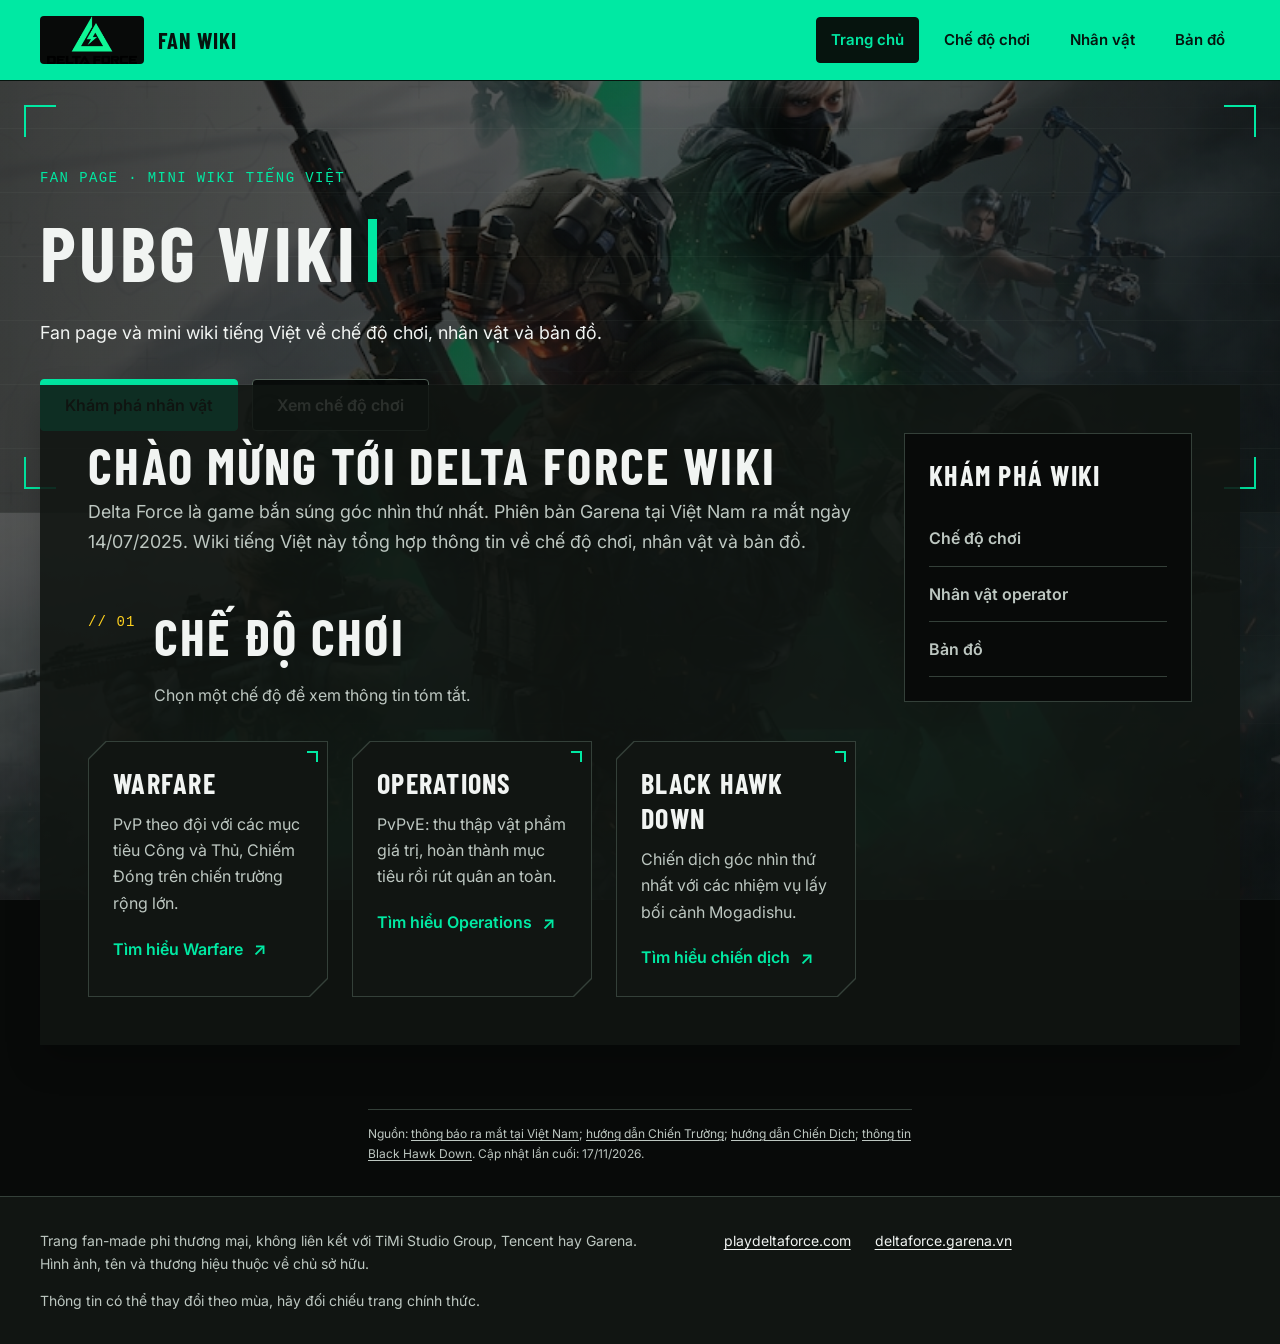
<file: index.html>
<!doctype html>
<html lang="vi">
<head prefix="og: https://ogp.me/ns#">
  <meta charset="utf-8">
  <meta name="viewport" content="width=device-width, initial-scale=1">
  <title>Delta Force Fan Wiki — Trang chủ</title>
  <meta name="description" content="Fan page tiếng Việt phi thương mại về Delta Force: giới thiệu chế độ chơi, nhân vật và bản đồ.">
  <meta name="theme-color" content="#080a09">
  <link rel="icon" type="image/svg+xml" href="assets/images/favicon.svg">
  <link rel="preconnect" href="https://fonts.googleapis.com">
  <link rel="preconnect" href="https://fonts.gstatic.com" crossorigin>
  <link href="https://fonts.googleapis.com/css2?family=Barlow+Condensed:wght@600;700&amp;family=Inter:wght@400;600&amp;display=swap" rel="stylesheet">
  <link rel="stylesheet" href="css/style.css">
  <meta property="og:title" content="Delta Force Fan Wiki — Trang chủ">
  <meta property="og:description" content="Fan page tiếng Việt phi thương mại về Delta Force: giới thiệu chế độ chơi, nhân vật và bản đồ.">
  <meta property="og:type" content="website">
  <meta property="og:locale" content="vi_VN">
</head>
<body>
  <a class="skip-link" href="#main-content">Chuyển tới nội dung chính</a>
  <header class="site-header">
    <div class="site-header__inner">
      <a class="site-brand" href="index.html">
        <img class="site-brand__logo" src="assets/images/brand/delta-force-logo.png" alt="Delta Force" width="330" height="175">
        <span>Fan Wiki</span>
      </a>
      <nav class="site-nav" aria-label="Điều hướng chính">
        <a class="site-nav__link" href="index.html" aria-current="page">Trang chủ</a>
        <a class="site-nav__link" href="modes.html">Chế độ chơi</a>
        <a class="site-nav__link" href="operators.html">Nhân vật</a>
        <a class="site-nav__link" href="maps.html">Bản đồ</a>
      </nav>
    </div>
  </header>

  <main class="page-main" id="main-content">
    <section class="hero" aria-labelledby="home-title">
      <div class="hero__grid">
        <div class="hero__content">
          <p class="hero__eyebrow">Fan page · Mini wiki tiếng Việt</p>
          <h1 class="hero__title" id="home-title">PUBG Wiki</h1>
          <p class="hero__description">Fan page và mini wiki tiếng Việt về chế độ chơi, nhân vật và bản đồ.</p>
          <div class="hero__actions">
            <a class="button button--primary" href="operators.html">Khám phá nhân vật</a>
            <a class="button button--secondary" href="modes.html">Xem chế độ chơi</a>
          </div>
        </div>
      </div>
    </section>

    <section class="home-panel" aria-label="Giới thiệu và nội dung wiki">
      <div class="home-panel__main">
        <h2>Chào mừng tới Delta Force Wiki</h2>
        <p class="home-panel__intro">Delta Force là game bắn súng góc nhìn thứ nhất. Phiên bản Garena tại Việt Nam ra mắt ngày 14/07/2025. Wiki tiếng Việt này tổng hợp thông tin về chế độ chơi, nhân vật và bản đồ.</p>
        <section class="home-modes" aria-labelledby="home-modes-title">
          <div class="section-heading">
            <span class="section-heading__index" aria-hidden="true">// 01</span>
            <h2 class="section-heading__title" id="home-modes-title">Chế độ chơi</h2>
            <p class="section-heading__text">Chọn một chế độ để xem thông tin tóm tắt.</p>
          </div>
          <div class="mode-grid">
            <article class="mode-card">
              <div class="mode-card__content">
                <h3 class="mode-card__title">Warfare</h3>
                <p class="mode-card__text">PvP theo đội với các mục tiêu Công và Thủ, Chiếm Đóng trên chiến trường rộng lớn.</p>
                <a class="mode-card__link" href="modes.html#warfare">Tìm hiểu Warfare</a>
              </div>
            </article>
            <article class="mode-card">
              <div class="mode-card__content">
                <h3 class="mode-card__title">Operations</h3>
                <p class="mode-card__text">PvPvE: thu thập vật phẩm giá trị, hoàn thành mục tiêu rồi rút quân an toàn.</p>
                <a class="mode-card__link" href="modes.html#operations">Tìm hiểu Operations</a>
              </div>
            </article>
            <article class="mode-card">
              <div class="mode-card__content">
                <h3 class="mode-card__title">Black Hawk Down</h3>
                <p class="mode-card__text">Chiến dịch góc nhìn thứ nhất với các nhiệm vụ lấy bối cảnh Mogadishu.</p>
                <a class="mode-card__link" href="modes.html#black-hawk-down">Tìm hiểu chiến dịch</a>
              </div>
            </article>
          </div>
        </section>
      </div>
      <aside class="home-panel__aside" aria-label="Đi tới nội dung wiki">
        <h2>Khám phá wiki</h2>
        <nav aria-label="Các mục wiki">
          <a class="home-panel__link" href="modes.html">Chế độ chơi</a>
          <a class="home-panel__link" href="operators.html">Nhân vật operator</a>
          <a class="home-panel__link" href="maps.html">Bản đồ</a>
        </nav>
      </aside>
    </section>
    <p class="page-meta">Nguồn: <a href="https://deltaforce.garena.vn/news/tat-ca/garena-delta-force-chinh-thuc-ra-mat-o-viet-nam" target="_blank" rel="noopener noreferrer">thông báo ra mắt tại Việt Nam</a>; <a href="https://deltaforce.garena.vn/news/chien-truong/huong-dan-chien-truong" target="_blank" rel="noopener noreferrer">hướng dẫn Chiến Trường</a>; <a href="https://deltaforce.garena.vn/news/chien-dich/huong-dan-chien-dich" target="_blank" rel="noopener noreferrer">hướng dẫn Chiến Dịch</a>; <a href="https://deltaforce.garena.vn/" target="_blank" rel="noopener noreferrer">thông tin Black Hawk Down</a>. Cập nhật lần cuối: 17/11/2026.</p>
  </main>
  <footer class="site-footer">
    <div class="site-footer__inner">
      <p class="site-footer__disclaimer">Trang fan-made phi thương mại, không liên kết với TiMi Studio Group, Tencent hay Garena. Hình ảnh, tên và thương hiệu thuộc về chủ sở hữu.</p>
      <nav class="site-footer__sources" aria-label="Trang chính thức">
        <a href="https://playdeltaforce.com" target="_blank" rel="noopener noreferrer">playdeltaforce.com</a>
        <a href="https://deltaforce.garena.vn" target="_blank" rel="noopener noreferrer">deltaforce.garena.vn</a>
      </nav>
      <p class="site-footer__note">Thông tin có thể thay đổi theo mùa, hãy đối chiếu trang chính thức.</p>
    </div>
  </footer>
</body>
</html>
</file>
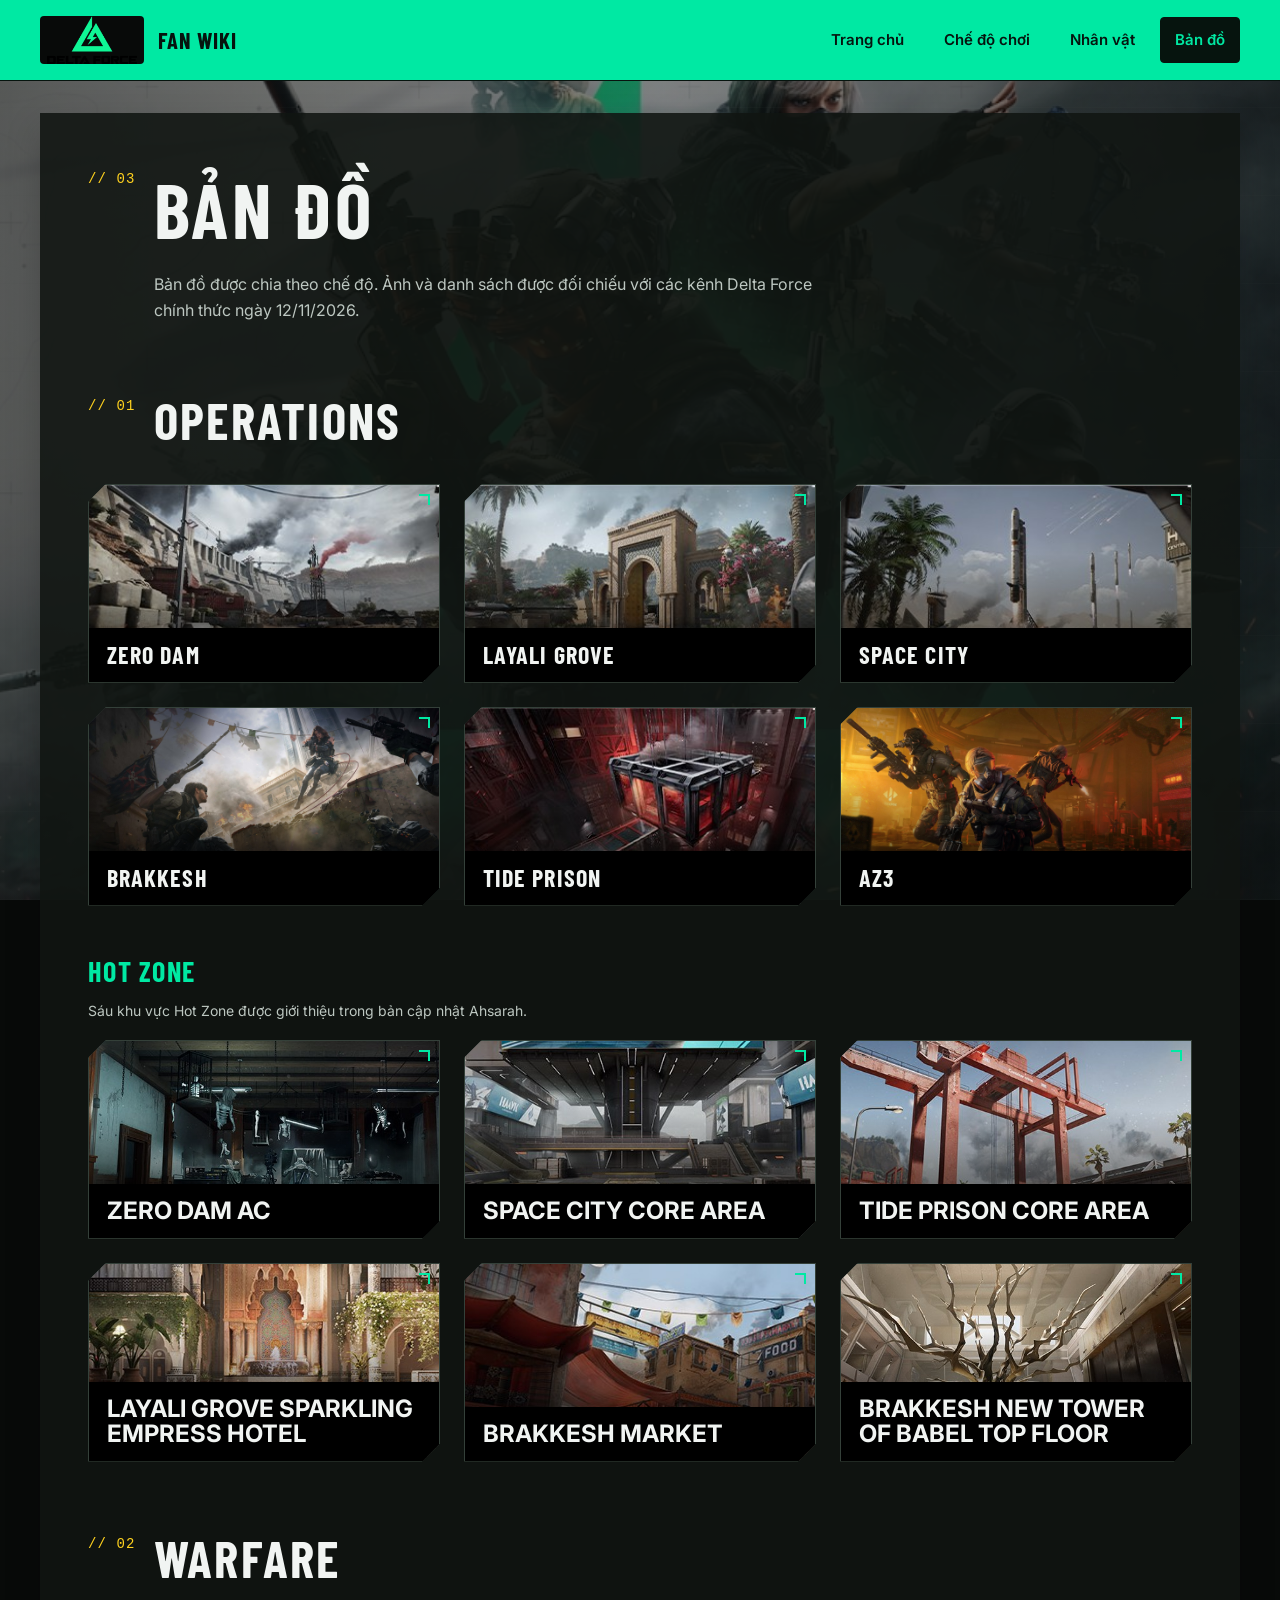
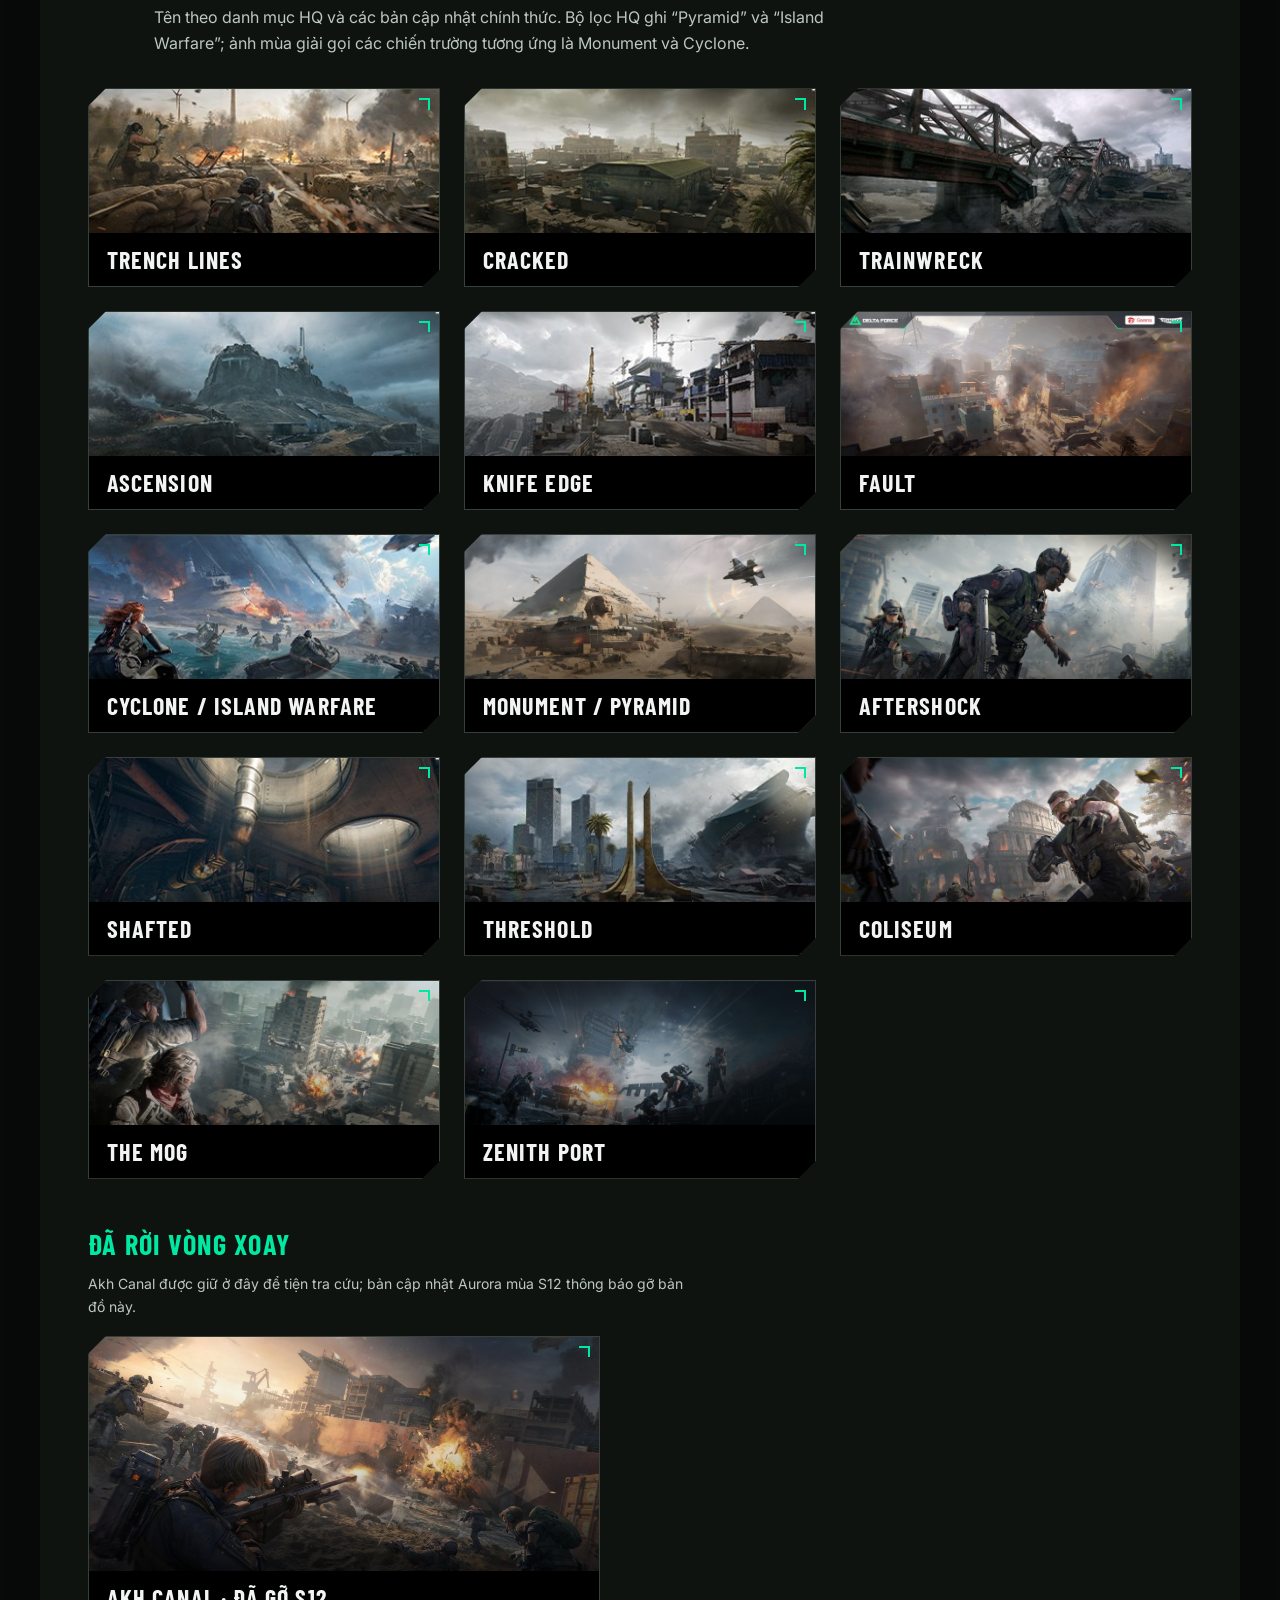
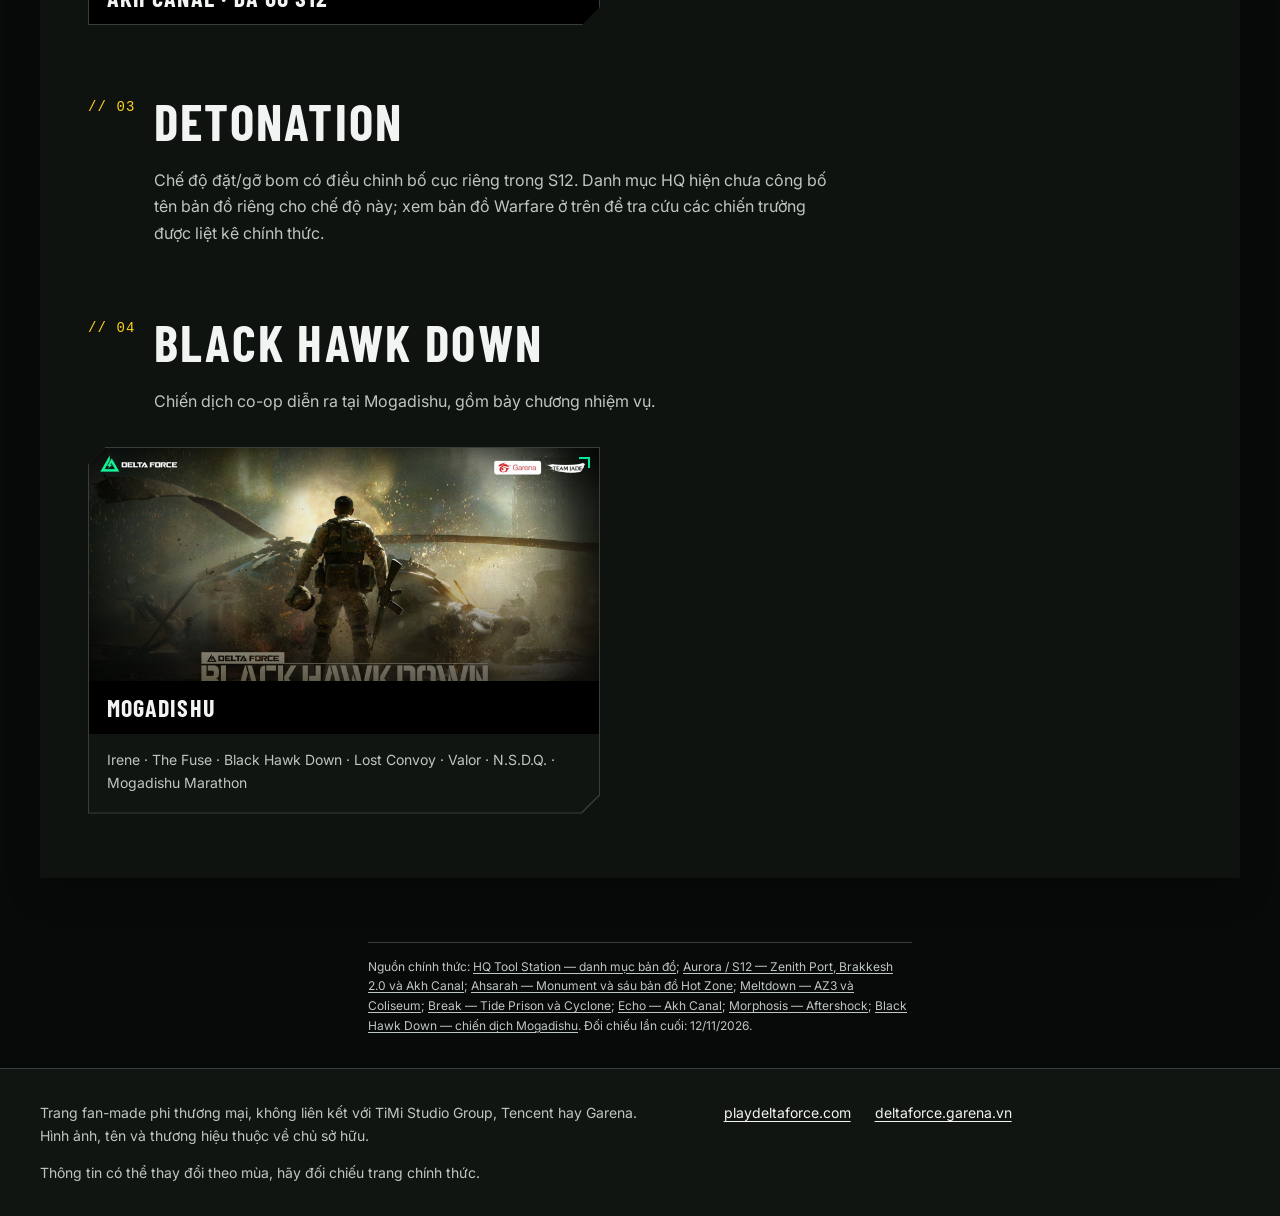
<file: maps.html>
<!doctype html>
<html lang="vi">
<head prefix="og: https://ogp.me/ns#">
  <meta charset="utf-8">
  <meta name="viewport" content="width=device-width, initial-scale=1">
  <title>Bản đồ — Delta Force Fan Wiki</title>
  <meta name="description" content="Danh sách bản đồ Delta Force được chia theo Operations, Hot Zone, Warfare và chiến dịch Black Hawk Down.">
  <meta name="theme-color" content="#080a09">
  <link rel="icon" type="image/svg+xml" href="assets/images/favicon.svg">
  <link rel="preconnect" href="https://fonts.googleapis.com">
  <link rel="preconnect" href="https://fonts.gstatic.com" crossorigin>
  <link href="https://fonts.googleapis.com/css2?family=Barlow+Condensed:wght@600;700&amp;family=Inter:wght@400;600&amp;display=swap" rel="stylesheet">
  <link rel="stylesheet" href="css/style.css">
  <meta property="og:title" content="Bản đồ — Delta Force Fan Wiki">
  <meta property="og:description" content="Danh sách bản đồ Delta Force được chia theo Operations, Hot Zone, Warfare và chiến dịch Black Hawk Down.">
  <meta property="og:type" content="website">
  <meta property="og:locale" content="vi_VN">
</head>
<body>
  <a class="skip-link" href="#main-content">Chuyển tới nội dung chính</a>
  <header class="site-header">
    <div class="site-header__inner">
      <a class="site-brand" href="index.html">
        <img class="site-brand__logo" src="assets/images/brand/delta-force-logo.png" alt="Delta Force" width="330" height="175">
        <span>Fan Wiki</span>
      </a>
      <nav class="site-nav" aria-label="Điều hướng chính">
        <a class="site-nav__link" href="index.html">Trang chủ</a>
        <a class="site-nav__link" href="modes.html">Chế độ chơi</a>
        <a class="site-nav__link" href="operators.html">Nhân vật</a>
        <a class="site-nav__link" href="maps.html" aria-current="page">Bản đồ</a>
      </nav>
    </div>
  </header>

  <main class="page-main" id="main-content">
    <div class="maps-page">
      <div class="section-heading">
        <span class="section-heading__index" aria-hidden="true">// 03</span>
        <h1 class="section-heading__title">Bản đồ</h1>
        <p class="section-heading__text">Bản đồ được chia theo chế độ. Ảnh và danh sách được đối chiếu với các kênh Delta Force chính thức ngày 12/11/2026.</p>
      </div>

      <section class="map-group" aria-labelledby="operations-maps-title">
        <div class="section-heading">
          <span class="section-heading__index" aria-hidden="true">// 01</span>
          <h2 class="section-heading__title" id="operations-maps-title">Operations</h2>
        </div>
        <div class="map-grid">
          <article class="map-card"><figure class="map-card__media"><img class="map-card__image" src="assets/images/maps/official/cards/ops-zero-dam.jpg" alt="Khu vực đập và nhà máy của Zero Dam" width="359" height="191" loading="lazy" decoding="async"><figcaption class="map-card__label"><h3 class="map-card__title">Zero Dam</h3></figcaption></figure></article>
          <article class="map-card"><figure class="map-card__media"><img class="map-card__image" src="assets/images/maps/official/cards/ops-layali-grove.jpg" alt="Cổng và khu vườn ở Layali Grove" width="359" height="191" loading="lazy" decoding="async"><figcaption class="map-card__label"><h3 class="map-card__title">Layali Grove</h3></figcaption></figure></article>
          <article class="map-card"><figure class="map-card__media"><img class="map-card__image" src="assets/images/maps/official/cards/ops-space-city.jpg" alt="Khu nhà máy và bệ phóng ở Space City" width="359" height="191" loading="lazy" decoding="async"><figcaption class="map-card__label"><h3 class="map-card__title">Space City</h3></figcaption></figure></article>
          <article class="map-card"><figure class="map-card__media"><img class="map-card__image" src="assets/images/maps/official/cards/ops-brakkesh.jpg" alt="Phố cổ trong bản cập nhật Brakkesh 2.0" width="1600" height="900" loading="lazy" decoding="async"><figcaption class="map-card__label"><h3 class="map-card__title">Brakkesh</h3></figcaption></figure></article>
          <article class="map-card"><figure class="map-card__media"><img class="map-card__image" src="assets/images/maps/official/cards/ops-tide-prison.jpg" alt="Khu nhà tù Tide Prison" width="359" height="191" loading="lazy" decoding="async"><figcaption class="map-card__label"><h3 class="map-card__title">Tide Prison</h3></figcaption></figure></article>
          <article class="map-card"><figure class="map-card__media"><img class="map-card__image" src="assets/images/maps/official/cards/ops-az3.jpg" alt="Khu tác chiến của nhà máy điện hạt nhân AZ3" width="1600" height="900" loading="lazy" decoding="async"><figcaption class="map-card__label"><h3 class="map-card__title">AZ3</h3></figcaption></figure></article>
        </div>

        <h3 class="map-subheading" id="hot-zone-title">Hot Zone</h3>
        <p class="map-mode-note">Sáu khu vực Hot Zone được giới thiệu trong bản cập nhật Ahsarah.</p>
        <div class="map-grid" aria-labelledby="hot-zone-title">
          <article class="map-card"><figure class="map-card__media"><img class="map-card__image" src="assets/images/maps/official/cards/hotzone-zero-dam-ac.jpg" alt="Khu nhà tối bên trong Zero Dam AC" width="545" height="306" loading="lazy" decoding="async"><figcaption class="map-card__label"><h4 class="map-card__title">Zero Dam AC</h4></figcaption></figure></article>
          <article class="map-card"><figure class="map-card__media"><img class="map-card__image" src="assets/images/maps/official/cards/hotzone-space-city-core.jpg" alt="Khu trung tâm Space City" width="440" height="247" loading="lazy" decoding="async"><figcaption class="map-card__label"><h4 class="map-card__title">Space City Core Area</h4></figcaption></figure></article>
          <article class="map-card"><figure class="map-card__media"><img class="map-card__image" src="assets/images/maps/official/cards/hotzone-tide-prison-core.jpg" alt="Bến cảng trong khu vực Tide Prison" width="500" height="281" loading="lazy" decoding="async"><figcaption class="map-card__label"><h4 class="map-card__title">Tide Prison Core Area</h4></figcaption></figure></article>
          <article class="map-card"><figure class="map-card__media"><img class="map-card__image" src="assets/images/maps/official/cards/hotzone-layali-hotel.jpg" alt="Sảnh khách sạn Sparkling Empress ở Layali Grove" width="450" height="253" loading="lazy" decoding="async"><figcaption class="map-card__label"><h4 class="map-card__title">Layali Grove Sparkling Empress Hotel</h4></figcaption></figure></article>
          <article class="map-card"><figure class="map-card__media"><img class="map-card__image" src="assets/images/maps/official/cards/hotzone-brakkesh-market.jpg" alt="Khu chợ trong Brakkesh" width="390" height="219" loading="lazy" decoding="async"><figcaption class="map-card__label"><h4 class="map-card__title">Brakkesh Market</h4></figcaption></figure></article>
          <article class="map-card"><figure class="map-card__media"><img class="map-card__image" src="assets/images/maps/official/cards/hotzone-brakkesh-tower.jpg" alt="Tầng trên cùng của Tower of Babel tại Brakkesh" width="560" height="315" loading="lazy" decoding="async"><figcaption class="map-card__label"><h4 class="map-card__title">Brakkesh New Tower of Babel Top Floor</h4></figcaption></figure></article>
        </div>
      </section>

      <section class="map-group" aria-labelledby="warfare-maps-title">
        <div class="section-heading">
          <span class="section-heading__index" aria-hidden="true">// 02</span>
          <h2 class="section-heading__title" id="warfare-maps-title">Warfare</h2>
          <p class="section-heading__text">Tên theo danh mục HQ và các bản cập nhật chính thức. Bộ lọc HQ ghi “Pyramid” và “Island Warfare”; ảnh mùa giải gọi các chiến trường tương ứng là Monument và Cyclone.</p>
        </div>
        <div class="map-grid">
          <article class="map-card"><figure class="map-card__media"><img class="map-card__image" src="assets/images/maps/official/cards/wf-trench-lines.jpg" alt="Chiến hào và tuyến phòng thủ của Trench Lines" width="359" height="191" loading="lazy" decoding="async"><figcaption class="map-card__label"><h3 class="map-card__title">Trench Lines</h3></figcaption></figure></article>
          <article class="map-card"><figure class="map-card__media"><img class="map-card__image" src="assets/images/maps/official/cards/wf-cracked.jpg" alt="Khu dân cư sa mạc của Cracked" width="359" height="191" loading="lazy" decoding="async"><figcaption class="map-card__label"><h3 class="map-card__title">Cracked</h3></figcaption></figure></article>
          <article class="map-card"><figure class="map-card__media"><img class="map-card__image" src="assets/images/maps/official/cards/wf-trainwreck.jpg" alt="Đoàn tàu và cây cầu đổ nát tại Trainwreck" width="359" height="191" loading="lazy" decoding="async"><figcaption class="map-card__label"><h3 class="map-card__title">Trainwreck</h3></figcaption></figure></article>
          <article class="map-card"><figure class="map-card__media"><img class="map-card__image" src="assets/images/maps/official/cards/wf-ascension.jpg" alt="Căn cứ trên núi của Ascension" width="359" height="191" loading="lazy" decoding="async"><figcaption class="map-card__label"><h3 class="map-card__title">Ascension</h3></figcaption></figure></article>
          <article class="map-card"><figure class="map-card__media"><img class="map-card__image" src="assets/images/maps/official/cards/wf-knife-edge.jpg" alt="Khu công trường ven núi của Knife Edge" width="359" height="191" loading="lazy" decoding="async"><figcaption class="map-card__label"><h3 class="map-card__title">Knife Edge</h3></figcaption></figure></article>
          <article class="map-card"><figure class="map-card__media"><img class="map-card__image" src="assets/images/maps/official/cards/wf-fault.jpg" alt="Thành phố sa mạc đang giao tranh tại Fault" width="1600" height="900" loading="lazy" decoding="async"><figcaption class="map-card__label"><h3 class="map-card__title">Fault</h3></figcaption></figure></article>
          <article class="map-card"><figure class="map-card__media"><img class="map-card__image" src="assets/images/maps/official/cards/wf-cyclone.jpg" alt="Đổ bộ bằng đường biển trên bản đồ Cyclone, còn được HQ liệt kê là Island Warfare" width="359" height="191" loading="lazy" decoding="async"><figcaption class="map-card__label"><h3 class="map-card__title">Cyclone / Island Warfare</h3></figcaption></figure></article>
          <article class="map-card"><figure class="map-card__media"><img class="map-card__image" src="assets/images/maps/official/cards/wf-monument.jpg" alt="Kim tự tháp sa mạc trên bản đồ Monument, được HQ liệt kê là Pyramid" width="1600" height="900" loading="lazy" decoding="async"><figcaption class="map-card__label"><h3 class="map-card__title">Monument / Pyramid</h3></figcaption></figure></article>
          <article class="map-card"><figure class="map-card__media"><img class="map-card__image" src="assets/images/maps/official/cards/wf-aftershock.jpg" alt="Đô thị hư hại sau động đất trên Aftershock" width="1600" height="900" loading="lazy" decoding="async"><figcaption class="map-card__label"><h3 class="map-card__title">Aftershock</h3></figcaption></figure></article>
          <article class="map-card"><figure class="map-card__media"><img class="map-card__image" src="assets/images/maps/official/cards/wf-shafted.jpg" alt="Khu công nghiệp ngầm của Shafted" width="359" height="191" loading="lazy" decoding="async"><figcaption class="map-card__label"><h3 class="map-card__title">Shafted</h3></figcaption></figure></article>
          <article class="map-card"><figure class="map-card__media"><img class="map-card__image" src="assets/images/maps/official/cards/wf-threshold.jpg" alt="Quảng trường thành phố Threshold" width="361" height="191" loading="lazy" decoding="async"><figcaption class="map-card__label"><h3 class="map-card__title">Threshold</h3></figcaption></figure></article>
          <article class="map-card"><figure class="map-card__media"><img class="map-card__image" src="assets/images/maps/official/cards/wf-coliseum.jpg" alt="Đấu trường Coliseum giữa thành phố" width="1600" height="900" loading="lazy" decoding="async"><figcaption class="map-card__label"><h3 class="map-card__title">Coliseum</h3></figcaption></figure></article>
          <article class="map-card"><figure class="map-card__media"><img class="map-card__image" src="assets/images/maps/official/cards/wf-the-mog.jpg" alt="Đường phố đổ nát tại The Mog" width="1600" height="900" loading="lazy" decoding="async"><figcaption class="map-card__label"><h3 class="map-card__title">The Mog</h3></figcaption></figure></article>
          <article class="map-card"><figure class="map-card__media"><img class="map-card__image" src="assets/images/maps/official/cards/wf-zenith-port.jpg" alt="Cảng biển Zenith Port trong trận chiến ven bờ" width="1600" height="900" loading="lazy" decoding="async"><figcaption class="map-card__label"><h3 class="map-card__title">Zenith Port</h3></figcaption></figure></article>
        </div>

        <h3 class="map-subheading">Đã rời vòng xoay</h3>
        <p class="map-mode-note">Akh Canal được giữ ở đây để tiện tra cứu; bản cập nhật Aurora mùa S12 thông báo gỡ bản đồ này.</p>
        <div class="map-grid map-grid--archive">
          <article class="map-card"><figure class="map-card__media"><img class="map-card__image" src="assets/images/maps/official/cards/wf-akh-canal-archive.jpg" alt="Chiến trường cảng Akh Canal, bản đồ đã gỡ ở mùa S12" width="1600" height="900" loading="lazy" decoding="async"><figcaption class="map-card__label"><h3 class="map-card__title">Akh Canal · Đã gỡ S12</h3></figcaption></figure></article>
        </div>
      </section>

      <section class="map-group" aria-labelledby="detonation-title">
        <div class="section-heading">
          <span class="section-heading__index" aria-hidden="true">// 03</span>
          <h2 class="section-heading__title" id="detonation-title">Detonation</h2>
          <p class="section-heading__text">Chế độ đặt/gỡ bom có điều chỉnh bố cục riêng trong S12. Danh mục HQ hiện chưa công bố tên bản đồ riêng cho chế độ này; xem bản đồ Warfare ở trên để tra cứu các chiến trường được liệt kê chính thức.</p>
        </div>
      </section>

      <section class="map-group" aria-labelledby="black-hawk-maps-title">
        <div class="section-heading">
          <span class="section-heading__index" aria-hidden="true">// 04</span>
          <h2 class="section-heading__title" id="black-hawk-maps-title">Black Hawk Down</h2>
          <p class="section-heading__text">Chiến dịch co-op diễn ra tại Mogadishu, gồm bảy chương nhiệm vụ.</p>
        </div>
        <div class="map-grid map-grid--single">
          <article class="map-card">
            <figure class="map-card__media"><img class="map-card__image" src="assets/images/maps/official/cards/campaign-mogadishu.jpg" alt="Hình quảng bá chính thức cho chiến dịch Black Hawk Down tại Mogadishu" width="1600" height="900" loading="lazy" decoding="async"><figcaption class="map-card__label"><h3 class="map-card__title">Mogadishu</h3></figcaption></figure>
            <p class="map-card__details">Irene · The Fuse · Black Hawk Down · Lost Convoy · Valor · N.S.D.Q. · Mogadishu Marathon</p>
          </article>
        </div>
      </section>
    </div>
    <p class="page-meta">Nguồn chính thức: <a href="https://www.playdeltaforce.com/events/hq/en/" target="_blank" rel="noopener noreferrer">HQ Tool Station — danh mục bản đồ</a>; <a href="https://deltaforce.garena.com/en/news/all/GWPGVY" target="_blank" rel="noopener noreferrer">Aurora / S12 — Zenith Port, Brakkesh 2.0 và Akh Canal</a>; <a href="https://deltaforce.garena.com/en/news/all/VPYSUD" target="_blank" rel="noopener noreferrer">Ahsarah — Monument và sáu bản đồ Hot Zone</a>; <a href="https://deltaforce.garena.com/en/news/all/2MX7J4" target="_blank" rel="noopener noreferrer">Meltdown — AZ3 và Coliseum</a>; <a href="https://deltaforce.garena.com/en/news/all/V6J38U" target="_blank" rel="noopener noreferrer">Break — Tide Prison và Cyclone</a>; <a href="https://deltaforce.garena.com/en/news/announcement/YVRATP" target="_blank" rel="noopener noreferrer">Echo — Akh Canal</a>; <a href="https://www.playdeltaforce.com/season08/en/" target="_blank" rel="noopener noreferrer">Morphosis — Aftershock</a>; <a href="https://deltaforce.garena.com/en/news/all/E6CN8A" target="_blank" rel="noopener noreferrer">Black Hawk Down — chiến dịch Mogadishu</a>. Đối chiếu lần cuối: 12/11/2026.</p>
  </main>
  <footer class="site-footer">
    <div class="site-footer__inner">
      <p class="site-footer__disclaimer">Trang fan-made phi thương mại, không liên kết với TiMi Studio Group, Tencent hay Garena. Hình ảnh, tên và thương hiệu thuộc về chủ sở hữu.</p>
      <nav class="site-footer__sources" aria-label="Trang chính thức">
        <a href="https://playdeltaforce.com" target="_blank" rel="noopener noreferrer">playdeltaforce.com</a>
        <a href="https://deltaforce.garena.vn" target="_blank" rel="noopener noreferrer">deltaforce.garena.vn</a>
      </nav>
      <p class="site-footer__note">Thông tin có thể thay đổi theo mùa, hãy đối chiếu trang chính thức.</p>
    </div>
  </footer>
</body>
</html>
</file>
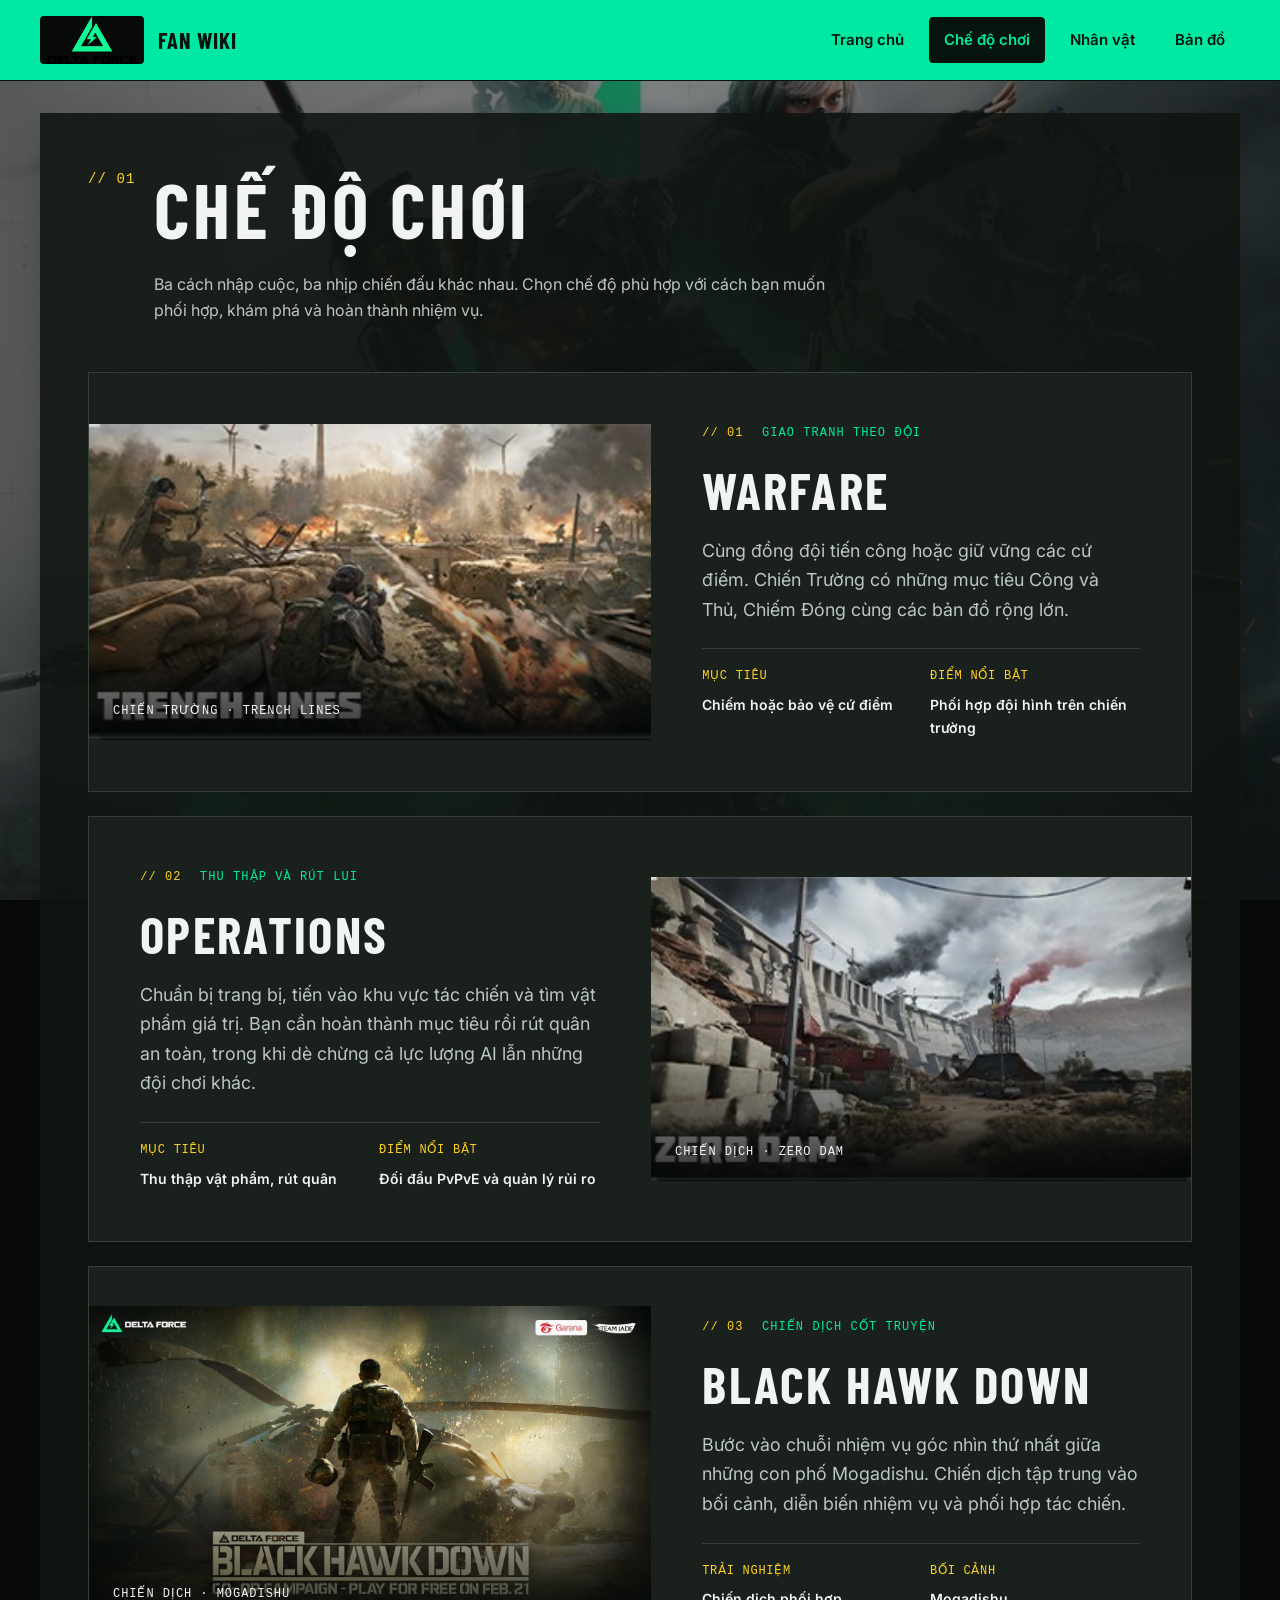
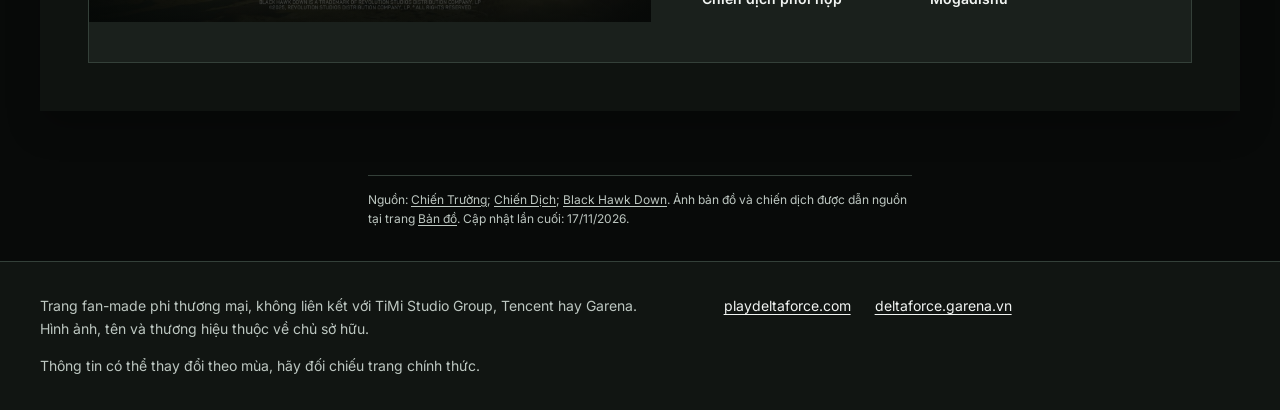
<file: modes.html>
<!doctype html>
<html lang="vi">
<head prefix="og: https://ogp.me/ns#">
  <meta charset="utf-8">
  <meta name="viewport" content="width=device-width, initial-scale=1">
  <title>Chế độ chơi — Delta Force Fan Wiki</title>
  <meta name="description" content="Tổng quan các chế độ Warfare, Operations và Black Hawk Down trong Delta Force.">
  <meta name="theme-color" content="#080a09">
  <link rel="icon" type="image/svg+xml" href="assets/images/favicon.svg">
  <link rel="preconnect" href="https://fonts.googleapis.com">
  <link rel="preconnect" href="https://fonts.gstatic.com" crossorigin>
  <link href="https://fonts.googleapis.com/css2?family=Barlow+Condensed:wght@600;700&amp;family=Inter:wght@400;600&amp;display=swap" rel="stylesheet">
  <link rel="stylesheet" href="css/style.css">
  <meta property="og:title" content="Chế độ chơi — Delta Force Fan Wiki">
  <meta property="og:description" content="Tổng quan các chế độ Warfare, Operations và Black Hawk Down trong Delta Force.">
  <meta property="og:type" content="website">
  <meta property="og:locale" content="vi_VN">
</head>
<body>
  <a class="skip-link" href="#main-content">Chuyển tới nội dung chính</a>
  <header class="site-header">
    <div class="site-header__inner">
      <a class="site-brand" href="index.html">
        <img class="site-brand__logo" src="assets/images/brand/delta-force-logo.png" alt="Delta Force" width="330" height="175">
        <span>Fan Wiki</span>
      </a>
      <nav class="site-nav" aria-label="Điều hướng chính">
        <a class="site-nav__link" href="index.html">Trang chủ</a>
        <a class="site-nav__link" href="modes.html" aria-current="page">Chế độ chơi</a>
        <a class="site-nav__link" href="operators.html">Nhân vật</a>
        <a class="site-nav__link" href="maps.html">Bản đồ</a>
      </nav>
    </div>
  </header>

  <main class="page-main" id="main-content">
    <div class="modes-page">
      <div class="section-heading">
        <span class="section-heading__index" aria-hidden="true">// 01</span>
        <h1 class="section-heading__title">Chế độ chơi</h1>
        <p class="section-heading__text">Ba cách nhập cuộc, ba nhịp chiến đấu khác nhau. Chọn chế độ phù hợp với cách bạn muốn phối hợp, khám phá và hoàn thành nhiệm vụ.</p>
      </div>

      <section class="mode-feature-list" aria-label="Các chế độ chơi">
        <article class="mode-feature" id="warfare" aria-labelledby="warfare-title">
          <figure class="mode-feature__media">
            <img class="mode-feature__image" src="assets/images/maps/official/cards/wf-trench-lines.jpg" alt="Chiến trường Trench Lines với chiến hào và các vị trí phòng thủ" width="359" height="191" fetchpriority="high">
            <figcaption class="mode-feature__caption">Chiến Trường · Trench Lines</figcaption>
          </figure>
          <div class="mode-feature__content">
            <p class="mode-feature__eyebrow"><span>// 01</span> Giao tranh theo đội</p>
            <h2 class="mode-feature__title" id="warfare-title">Warfare</h2>
            <p class="mode-feature__text">Cùng đồng đội tiến công hoặc giữ vững các cứ điểm. Chiến Trường có những mục tiêu Công và Thủ, Chiếm Đóng cùng các bản đồ rộng lớn.</p>
            <dl class="mode-feature__facts">
              <div><dt>Mục tiêu</dt><dd>Chiếm hoặc bảo vệ cứ điểm</dd></div>
              <div><dt>Điểm nổi bật</dt><dd>Phối hợp đội hình trên chiến trường</dd></div>
            </dl>
          </div>
        </article>

        <article class="mode-feature mode-feature--reverse" id="operations" aria-labelledby="operations-title">
          <figure class="mode-feature__media">
            <img class="mode-feature__image" src="assets/images/maps/official/cards/ops-zero-dam.jpg" alt="Khu vực nhà máy và đập nước trên bản đồ Zero Dam" width="359" height="191" loading="lazy" decoding="async">
            <figcaption class="mode-feature__caption">Chiến Dịch · Zero Dam</figcaption>
          </figure>
          <div class="mode-feature__content">
            <p class="mode-feature__eyebrow"><span>// 02</span> Thu thập và rút lui</p>
            <h2 class="mode-feature__title" id="operations-title">Operations</h2>
            <p class="mode-feature__text">Chuẩn bị trang bị, tiến vào khu vực tác chiến và tìm vật phẩm giá trị. Bạn cần hoàn thành mục tiêu rồi rút quân an toàn, trong khi dè chừng cả lực lượng AI lẫn những đội chơi khác.</p>
            <dl class="mode-feature__facts">
              <div><dt>Mục tiêu</dt><dd>Thu thập vật phẩm, rút quân</dd></div>
              <div><dt>Điểm nổi bật</dt><dd>Đối đầu PvPvE và quản lý rủi ro</dd></div>
            </dl>
          </div>
        </article>

        <article class="mode-feature" id="black-hawk-down" aria-labelledby="black-hawk-down-title">
          <figure class="mode-feature__media">
            <img class="mode-feature__image" src="assets/images/maps/official/cards/campaign-mogadishu.jpg" alt="Hình quảng bá chiến dịch Black Hawk Down tại Mogadishu" width="1600" height="900" loading="lazy" decoding="async">
            <figcaption class="mode-feature__caption">Chiến dịch · Mogadishu</figcaption>
          </figure>
          <div class="mode-feature__content">
            <p class="mode-feature__eyebrow"><span>// 03</span> Chiến dịch cốt truyện</p>
            <h2 class="mode-feature__title" id="black-hawk-down-title">Black Hawk Down</h2>
            <p class="mode-feature__text">Bước vào chuỗi nhiệm vụ góc nhìn thứ nhất giữa những con phố Mogadishu. Chiến dịch tập trung vào bối cảnh, diễn biến nhiệm vụ và phối hợp tác chiến.</p>
            <dl class="mode-feature__facts">
              <div><dt>Trải nghiệm</dt><dd>Chiến dịch phối hợp</dd></div>
              <div><dt>Bối cảnh</dt><dd>Mogadishu</dd></div>
            </dl>
          </div>
        </article>
      </section>
    </div>
    <p class="page-meta">Nguồn: <a href="https://deltaforce.garena.vn/news/chien-truong/huong-dan-chien-truong" target="_blank" rel="noopener noreferrer">Chiến Trường</a>; <a href="https://deltaforce.garena.vn/news/chien-dich/huong-dan-chien-dich" target="_blank" rel="noopener noreferrer">Chiến Dịch</a>; <a href="https://deltaforce.garena.vn/" target="_blank" rel="noopener noreferrer">Black Hawk Down</a>. Ảnh bản đồ và chiến dịch được dẫn nguồn tại trang <a href="maps.html">Bản đồ</a>. Cập nhật lần cuối: 17/11/2026.</p>
  </main>
  <footer class="site-footer">
    <div class="site-footer__inner">
      <p class="site-footer__disclaimer">Trang fan-made phi thương mại, không liên kết với TiMi Studio Group, Tencent hay Garena. Hình ảnh, tên và thương hiệu thuộc về chủ sở hữu.</p>
      <nav class="site-footer__sources" aria-label="Trang chính thức">
        <a href="https://playdeltaforce.com" target="_blank" rel="noopener noreferrer">playdeltaforce.com</a>
        <a href="https://deltaforce.garena.vn" target="_blank" rel="noopener noreferrer">deltaforce.garena.vn</a>
      </nav>
      <p class="site-footer__note">Thông tin có thể thay đổi theo mùa, hãy đối chiếu trang chính thức.</p>
    </div>
  </footer>
</body>
</html>
</file>
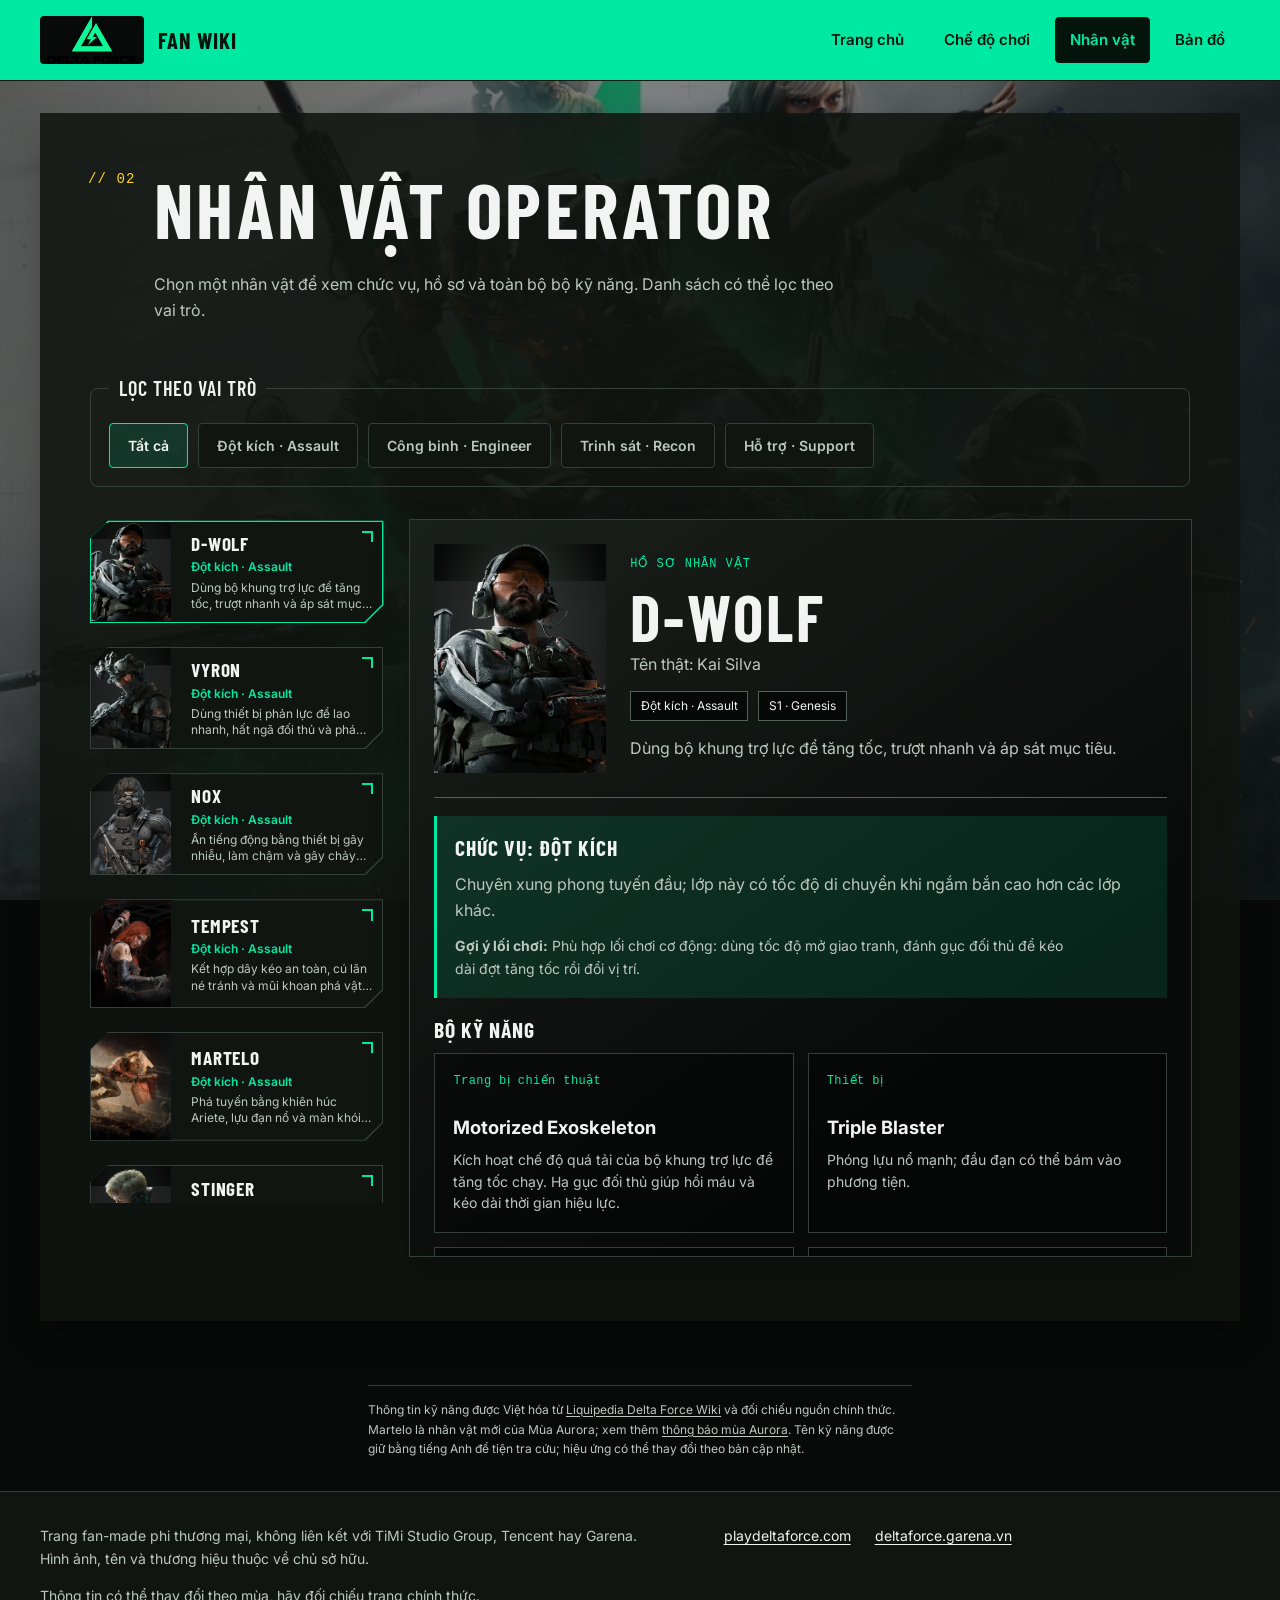
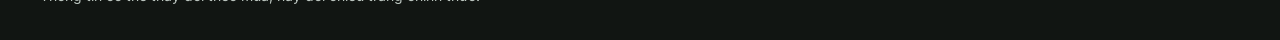
<file: operators.html>
<!doctype html>
<html lang="vi">
<head prefix="og: https://ogp.me/ns#">
  <meta charset="utf-8">
  <meta name="viewport" content="width=device-width, initial-scale=1">
  <title>Nhân vật — Delta Force Fan Wiki</title>
  <meta name="description" content="Tra cứu hồ sơ, chức vụ và bộ kỹ năng của 18 nhân vật Delta Force bằng tiếng Việt.">
  <meta name="theme-color" content="#080a09">
  <link rel="icon" type="image/svg+xml" href="assets/images/favicon.svg">
  <link rel="preconnect" href="https://fonts.googleapis.com">
  <link rel="preconnect" href="https://fonts.gstatic.com" crossorigin>
  <link href="https://fonts.googleapis.com/css2?family=Barlow+Condensed:wght@600;700&amp;family=Inter:wght@400;600&amp;display=swap" rel="stylesheet">
  <link rel="stylesheet" href="css/style.css">
  <meta property="og:title" content="Nhân vật — Delta Force Fan Wiki">
  <meta property="og:description" content="Tra cứu hồ sơ, chức vụ và bộ kỹ năng của 18 nhân vật Delta Force bằng tiếng Việt.">
  <meta property="og:type" content="website">
  <meta property="og:locale" content="vi_VN">
</head>
<body>
  <a class="skip-link" href="#main-content">Chuyển tới nội dung chính</a>
  <header class="site-header">
    <div class="site-header__inner">
      <a class="site-brand" href="index.html">
        <img class="site-brand__logo" src="assets/images/brand/delta-force-logo.png" alt="Delta Force" width="330" height="175">
        <span>Fan Wiki</span>
      </a>
      <nav class="site-nav" aria-label="Điều hướng chính">
        <a class="site-nav__link" href="index.html">Trang chủ</a>
        <a class="site-nav__link" href="modes.html">Chế độ chơi</a>
        <a class="site-nav__link" href="operators.html" aria-current="page">Nhân vật</a>
        <a class="site-nav__link" href="maps.html">Bản đồ</a>
      </nav>
    </div>
  </header>

  <main class="page-main" id="main-content">
    <div class="operator-page">
      <div class="section-heading">
        <span class="section-heading__index" aria-hidden="true">// 02</span>
        <h1 class="section-heading__title">Nhân vật operator</h1>
        <p class="section-heading__text">Chọn một nhân vật để xem chức vụ, hồ sơ và toàn bộ bộ kỹ năng. Danh sách có thể lọc theo vai trò.</p>
      </div>

      <fieldset class="operator-filter">
        <legend class="operator-filter__legend">Lọc theo vai trò</legend>
        <div class="operator-filter__options">
          <input class="operator-filter__input" type="radio" id="operator-filter-all" name="operator-class" value="all" checked>
          <label class="operator-filter__label" for="operator-filter-all">Tất cả</label>
          <input class="operator-filter__input" type="radio" id="operator-filter-assault" name="operator-class" value="assault">
          <label class="operator-filter__label" for="operator-filter-assault">Đột kích · Assault</label>
          <input class="operator-filter__input" type="radio" id="operator-filter-engineer" name="operator-class" value="engineer">
          <label class="operator-filter__label" for="operator-filter-engineer">Công binh · Engineer</label>
          <input class="operator-filter__input" type="radio" id="operator-filter-recon" name="operator-class" value="recon">
          <label class="operator-filter__label" for="operator-filter-recon">Trinh sát · Recon</label>
          <input class="operator-filter__input" type="radio" id="operator-filter-support" name="operator-class" value="support">
          <label class="operator-filter__label" for="operator-filter-support">Hỗ trợ · Support</label>
        </div>
      </fieldset>

      <div class="operator-browser">
      <div class="operator-grid" aria-label="Danh sách nhân vật">
        <article class="operator-card operator-card--assault">
          <figure class="operator-card__media">
            <img class="operator-card__image" src="assets/images/operators/d-wolf.webp" alt="Ảnh operator D-Wolf" width="459" height="565" loading="lazy">
          </figure>
          <div class="operator-card__content">
            <h2 class="operator-card__name">D-Wolf</h2>
            <p class="operator-card__role">Assault</p>
            <p class="operator-card__description">Tăng tốc bằng exoskeleton, kết hợp súng phóng lựu ba nòng và trượt chiến thuật để áp sát.</p>
          </div>
        </article>
        <article class="operator-card operator-card--assault">
          <figure class="operator-card__media">
            <img class="operator-card__image" src="assets/images/operators/vyron.webp" alt="Ảnh operator Vyron" width="459" height="573" loading="lazy">
          </figure>
          <div class="operator-card__content">
            <h2 class="operator-card__name">Vyron</h2>
            <p class="operator-card__role">Assault</p>
            <p class="operator-card__description">Dùng động cơ phản lực để lao nhanh theo nhiều hướng, mở lối áp sát mục tiêu.</p>
          </div>
        </article>
        <article class="operator-card operator-card--assault">
          <figure class="operator-card__media">
            <img class="operator-card__image" src="assets/images/operators/nox.webp" alt="Ảnh operator Nox" width="459" height="573" loading="lazy">
          </figure>
          <div class="operator-card__content">
            <h2 class="operator-card__name">Nox</h2>
            <p class="operator-card__role">Assault</p>
            <p class="operator-card__description">Tiếp cận lặng lẽ, truy dấu và làm chậm đối thủ bằng các thiết bị gây nhiễu.</p>
          </div>
        </article>
        <article class="operator-card operator-card--assault">
          <figure class="operator-card__media">
            <img class="operator-card__image" src="assets/images/operators/tempest.jpg" alt="Ảnh operator Tempest" width="750" height="1000" loading="lazy">
          </figure>
          <div class="operator-card__content">
            <h2 class="operator-card__name">Tempest</h2>
            <p class="operator-card__role">Assault</p>
            <p class="operator-card__description">Phá xuyên vật cản để làm choáng đối thủ, né đòn và kéo về vị trí an toàn.</p>
          </div>
        </article>
        <article class="operator-card operator-card--assault">
          <figure class="operator-card__media">
            <img class="operator-card__image" src="assets/images/operators/martelo.jpg" alt="Ảnh operator Martelo" width="750" height="1000" loading="lazy">
          </figure>
          <div class="operator-card__content">
            <h2 class="operator-card__name">Martelo</h2>
            <p class="operator-card__role">Assault</p>
            <p class="operator-card__description">Xông lên bằng Ariete, giảm sát thương từ phía trước và hất ngã đối thủ; có thể tạo màn khói diện rộng.</p>
          </div>
        </article>
        <article class="operator-card operator-card--support">
          <figure class="operator-card__media">
            <img class="operator-card__image" src="assets/images/operators/stinger.webp" alt="Ảnh operator Stinger" width="458" height="590" loading="lazy">
          </figure>
          <div class="operator-card__content">
            <h2 class="operator-card__name">Stinger</h2>
            <p class="operator-card__role">Support</p>
            <p class="operator-card__description">Hỗ trợ đội bằng súng y tế, drone tạo khói và khả năng hồi sinh đồng đội.</p>
          </div>
        </article>
        <article class="operator-card operator-card--support">
          <figure class="operator-card__media">
            <img class="operator-card__image" src="assets/images/operators/toxik.webp" alt="Ảnh operator Toxik" width="459" height="573" loading="lazy">
          </figure>
          <div class="operator-card__content">
            <h2 class="operator-card__name">Toxik</h2>
            <p class="operator-card__role">Support</p>
            <p class="operator-card__description">Dùng khí độc và drone để tăng cường đồng đội, đồng thời làm suy yếu đối thủ.</p>
          </div>
        </article>
        <article class="operator-card operator-card--support operator-card--scene operator-card--scene-vlinder">
          <figure class="operator-card__media">
            <img class="operator-card__image" src="assets/images/operators/vlinder.webp" alt="Ảnh operator Vlinder" width="800" height="450" loading="lazy">
          </figure>
          <div class="operator-card__content">
            <h2 class="operator-card__name">Vlinder</h2>
            <p class="operator-card__role">Support</p>
            <p class="operator-card__description">Điều khiển UAV cứu hộ và drone y tế để hồi sinh, hỗ trợ đồng đội.</p>
          </div>
        </article>
        <article class="operator-card operator-card--support">
          <figure class="operator-card__media">
            <img class="operator-card__image" src="assets/images/operators/rover.jpg" alt="Ảnh operator Rover" width="750" height="1000" loading="lazy">
          </figure>
          <div class="operator-card__content">
            <h2 class="operator-card__name">Rover</h2>
            <p class="operator-card__role">Support</p>
            <p class="operator-card__description">Phối hợp cùng chó nghiệp vụ Clover để tìm địch; súng dart hỗ trợ và gây áp lực lên đối thủ.</p>
          </div>
        </article>
        <article class="operator-card operator-card--engineer">
          <figure class="operator-card__media">
            <img class="operator-card__image" src="assets/images/operators/shepherd.webp" alt="Ảnh operator Shepherd" width="459" height="542" loading="lazy">
          </figure>
          <div class="operator-card__content">
            <h2 class="operator-card__name">Shepherd</h2>
            <p class="operator-card__role">Engineer</p>
            <p class="operator-card__description">Dùng drone âm thanh và bẫy để trinh sát, khống chế khu vực; giảm sát thương từ vụ nổ.</p>
          </div>
        </article>
        <article class="operator-card operator-card--engineer">
          <figure class="operator-card__media">
            <img class="operator-card__image" src="assets/images/operators/uluru.webp" alt="Ảnh operator Uluru" width="459" height="573" loading="lazy">
          </figure>
          <div class="operator-card__content">
            <h2 class="operator-card__name">Uluru</h2>
            <p class="operator-card__role">Engineer</p>
            <p class="operator-card__description">Kết hợp tên lửa tách bom, vật cản bê tông và lựu đạn cháy để kiểm soát chiến trường.</p>
          </div>
        </article>
        <article class="operator-card operator-card--engineer">
          <figure class="operator-card__media">
            <img class="operator-card__image" src="assets/images/operators/sineva.webp" alt="Ảnh operator Sineva" width="459" height="559" loading="lazy">
          </figure>
          <div class="operator-card__content">
            <h2 class="operator-card__name">Sineva</h2>
            <p class="operator-card__role">Engineer</p>
            <p class="operator-card__description">Chuyên xử lý bom mìn với khiên chống nổ, móc kéo và dây thép gai.</p>
          </div>
        </article>
        <article class="operator-card operator-card--engineer operator-card--scene">
          <figure class="operator-card__media">
            <img class="operator-card__image" src="assets/images/operators/gizmo.webp" alt="Ảnh operator Gizmo" width="800" height="450" loading="lazy">
          </figure>
          <div class="operator-card__content">
            <h2 class="operator-card__name">Gizmo</h2>
            <p class="operator-card__role">Engineer</p>
            <p class="operator-card__description">Triển khai crawler, mìn khói và thiết bị tuần tra để giữ tuyến, cản bước đối phương.</p>
          </div>
        </article>
        <article class="operator-card operator-card--engineer operator-card--scene operator-card--scene-n-two">
          <figure class="operator-card__media">
            <img class="operator-card__image" src="assets/images/operators/n-two.webp" alt="Ảnh operator N-Two" width="800" height="432" loading="lazy">
          </figure>
          <div class="operator-card__content">
            <h2 class="operator-card__name">N-Two</h2>
            <p class="operator-card__role">Engineer</p>
            <p class="operator-card__description">Dùng lựu đạn băng và thiết bị cryo để làm chậm, đóng băng mục tiêu.</p>
          </div>
        </article>
        <article class="operator-card operator-card--recon">
          <figure class="operator-card__media">
            <img class="operator-card__image" src="assets/images/operators/hackclaw.webp" alt="Ảnh operator Hackclaw" width="460" height="575" loading="lazy">
          </figure>
          <div class="operator-card__content">
            <h2 class="operator-card__name">Hackclaw</h2>
            <p class="operator-card__role">Recon</p>
            <p class="operator-card__description">Theo dõi tín hiệu đối thủ, làm mù bằng drone và vô hiệu hóa thiết bị bằng dao dữ liệu.</p>
          </div>
        </article>
        <article class="operator-card operator-card--recon">
          <figure class="operator-card__media">
            <img class="operator-card__image" src="assets/images/operators/luna.webp" alt="Ảnh operator Luna" width="459" height="573" loading="lazy">
          </figure>
          <div class="operator-card__content">
            <h2 class="operator-card__name">Luna</h2>
            <p class="operator-card__role">Recon</p>
            <p class="operator-card__description">Dùng cung trinh sát để phát hiện, gây choáng và đánh dấu đối thủ.</p>
          </div>
        </article>
        <article class="operator-card operator-card--recon">
          <figure class="operator-card__media">
            <img class="operator-card__image" src="assets/images/operators/raptor.jpg" alt="Ảnh operator Raptor" width="750" height="1000" loading="lazy">
          </figure>
          <div class="operator-card__content">
            <h2 class="operator-card__name">Raptor</h2>
            <p class="operator-card__role">Recon</p>
            <p class="operator-card__description">Lần theo dấu chân, đặt camera do thám và điều khiển UAV có thể mang EMP.</p>
          </div>
        </article>
        <article class="operator-card operator-card--recon operator-card--scene">
          <figure class="operator-card__media">
            <img class="operator-card__image" src="assets/images/operators/morse.webp" alt="Ảnh operator Morse" width="800" height="450" loading="lazy">
          </figure>
          <div class="operator-card__content">
            <h2 class="operator-card__name">Morse</h2>
            <p class="operator-card__role">Recon</p>
            <p class="operator-card__description">Dùng sonar phát hiện đối thủ, jammer gây nhiễu và khả năng nghe xa trong Chiến Dịch.</p>
          </div>
        </article>
      </div>
      <section class="operator-detail" id="operator-detail" aria-live="polite" aria-atomic="true" aria-label="Thông tin nhân vật">
        <p class="operator-detail__empty">Chọn một nhân vật trong danh sách để xem hồ sơ và kỹ năng.</p>
      </section>
      </div>
    </div>
    <p class="page-meta">Thông tin kỹ năng được Việt hóa từ <a href="https://liquipedia.net/deltaforce/Portal:Operators" target="_blank" rel="noopener noreferrer">Liquipedia Delta Force Wiki</a> và đối chiếu nguồn chính thức. Martelo là nhân vật mới của Mùa Aurora; xem thêm <a href="https://deltaforce.garena.com/en/news/announcement/STZAUY" target="_blank" rel="noopener noreferrer">thông báo mùa Aurora</a>. Tên kỹ năng được giữ bằng tiếng Anh để tiện tra cứu; hiệu ứng có thể thay đổi theo bản cập nhật.</p>
  </main>
  <footer class="site-footer">
    <div class="site-footer__inner">
      <p class="site-footer__disclaimer">Trang fan-made phi thương mại, không liên kết với TiMi Studio Group, Tencent hay Garena. Hình ảnh, tên và thương hiệu thuộc về chủ sở hữu.</p>
      <nav class="site-footer__sources" aria-label="Trang chính thức">
        <a href="https://playdeltaforce.com" target="_blank" rel="noopener noreferrer">playdeltaforce.com</a>
        <a href="https://deltaforce.garena.vn" target="_blank" rel="noopener noreferrer">deltaforce.garena.vn</a>
      </nav>
      <p class="site-footer__note">Thông tin có thể thay đổi theo mùa, hãy đối chiếu trang chính thức.</p>
    </div>
  </footer>
  <script>
(() => {
  "use strict";

  const positions = {
    assault: {
      name: "Đột kích",
      original: "Assault",
      description: "Chuyên xung phong tuyến đầu; lớp này có tốc độ di chuyển khi ngắm bắn cao hơn các lớp khác."
    },
    engineer: {
      name: "Công binh",
      original: "Engineer",
      description: "Hỗ trợ xử lý phương tiện và kiểm soát phòng tuyến bằng thiết bị, vật cản hoặc công cụ chống phương tiện."
    },
    recon: {
      name: "Trinh sát",
      original: "Recon",
      description: "Thu thập tin tình báo, phát hiện và bám dấu đối thủ để giúp đội nắm tình hình chiến trường."
    },
    support: {
      name: "Hỗ trợ",
      original: "Support",
      description: "Hồi máu, tiếp sức và cứu đồng đội nhanh hơn các lớp nhân vật khác."
    }
  };

  const wiki = (slug) => `https://liquipedia.net/deltaforce/${slug}`;

  const operators = {
    "d-wolf": {
      name: "D-Wolf", realName: "Kai Silva", position: "assault", season: "S1 · Genesis",
      summary: "Dùng bộ khung trợ lực để tăng tốc, trượt nhanh và áp sát mục tiêu.",
      playstyle: "Phù hợp lối chơi cơ động: dùng tốc độ mở giao tranh, đánh gục đối thủ để kéo dài đợt tăng tốc rồi đổi vị trí.",
      abilities: [
        ["Trang bị chiến thuật", "Motorized Exoskeleton", "Kích hoạt chế độ quá tải của bộ khung trợ lực để tăng tốc chạy. Hạ gục đối thủ giúp hồi máu và kéo dài thời gian hiệu lực."],
        ["Thiết bị", "Triple Blaster", "Phóng lựu nổ mạnh; đầu đạn có thể bám vào phương tiện."],
        ["Thiết bị", "Tactical Smoke Grenade", "Tạo màn khói để che khuất tầm nhìn khi tiến công; khói tan nhanh."],
        ["Đặc tính", "Tactical Slide", "Bộ khung trợ lực giúp D-Wolf thực hiện cú trượt chiến thuật nhanh."]
      ],
      sources: [{ label: "Wiki D-Wolf", href: wiki("D-Wolf") }]
    },
    vyron: {
      name: "Vyron", realName: "Wang Yuhao", position: "assault", season: "S1 · Genesis",
      summary: "Dùng thiết bị phản lực để lao nhanh, hất ngã đối thủ và phá đội hình ở cự ly gần.",
      playstyle: "Dùng Dynamic Propulsion để mở góc hoặc thoát giao tranh; QLL32 tạo khoảng trống trước khi áp sát.",
      abilities: [
        ["Trang bị chiến thuật", "QLL32 Crouching Tiger", "Bắn một luồng khí nén có thể hất ngã đối thủ ở gần điểm va chạm."],
        ["Thiết bị", "Dynamic Propulsion", "Kích hoạt thiết bị trợ lực để lao theo hướng chỉ định. Hất ngã đối thủ giúp giảm thời gian hồi chiêu."],
        ["Thiết bị", "Magnetic Bomb", "Ném bom nổ mạnh có thể dính lên bề mặt cứng rồi phát nổ sau một khoảng chờ."],
        ["Đặc tính", "Dynamic Auxiliary System", "Khi dùng thiết bị hoặc rơi từ trên cao, hệ thống tăng lực trong chốc lát, giảm sát thương do ngã và tăng tốc độ di chuyển."]
      ],
      sources: [{ label: "Wiki Vyron", href: wiki("Vyron") }]
    },
    nox: {
      name: "Nox", realName: "Hélie de Montbel", position: "assault", season: "S3–S4 · Eclipse Vigil",
      summary: "Ẩn tiếng động bằng thiết bị gây nhiễu, làm chậm và gây chảy máu cho mục tiêu.",
      playstyle: "Kích hoạt Silent Assault để tiếp cận kín đáo; dùng Whirlwind Disc hoặc flashbang để chiếm lợi thế khi đột nhập.",
      abilities: [
        ["Trang bị chiến thuật", "Silent Assault", "Kích hoạt bộ gây nhiễu để giảm âm thanh phát ra và tăng độ cơ động. Thiết bị trinh sát của đối phương chỉ ghi nhận vị trí Nox lúc bắt đầu kích hoạt."],
        ["Thiết bị", "Whirlwind Disc", "Khóa mục tiêu phía trước rồi phóng đĩa tự bám đuổi. Mảnh văng gây sát thương, làm chậm và gây chảy máu; khóa từ phía sau nhanh hơn."],
        ["Thiết bị", "Breach Flashbang", "Ném lựu đạn choáng phát nổ sau khi chạm đất, làm lóa mắt và choáng đối thủ ở gần."],
        ["Đặc tính", "Deep Trauma", "Đối thủ bị Nox gây sát thương hồi máu chậm hơn. Trong Chiến Dịch, Nox có thể dùng điểm hồi sinh của đội cùng phe mà không tiêu hao lượt của điểm đó; hành động có thời gian hồi."]
      ],
      sources: [{ label: "Wiki Nox", href: wiki("Nox") }]
    },
    tempest: {
      name: "Tempest", realName: "Claire Ann Byers", position: "assault", season: "S5 · Break",
      summary: "Kết hợp dây kéo an toàn, cú lăn né tránh và mũi khoan phá vật cản.",
      playstyle: "Dùng dây an toàn để giữ đường lui trước khi đẩy lên; Drill Charge giúp ép đối thủ rời chỗ nấp.",
      abilities: [
        ["Trang bị chiến thuật", "Emergency Evasion Device", "Thả điểm neo dây an toàn. Tempest có thể kéo mình về điểm neo bằng cách kích hoạt lại hoặc khi nhận đòn chí mạng; lúc bị kéo về, cô tạm thời chống chịu sát thương vượt ngưỡng máu tối đa. Dây có thể chuyển sang chế độ treo khi rơi từ độ cao nhất định."],
        ["Thiết bị", "Tactical Combat Roll", "Tăng lực thân dưới bằng cột sống trợ lực để lăn nhanh theo nhiều hướng. Hạ gục đối thủ giúp giảm thời gian hồi chiêu."],
        ["Thiết bị", "Drill Charge", "Ném mũi khoan phá bề mặt cứng. Bụi dẫn điện và dòng điện xuyên vật chắn, vô hiệu hóa vũ khí và làm mục tiêu tê liệt tạm thời."],
        ["Đặc tính", "Auxiliary Surge Spine", "Khi đạn hoặc chất nổ ở gần, cột sống trợ lực tăng tốc độ chạy nước rút. Đặc tính cũng tăng tốc độ bơi trong điều kiện bình thường."]
      ],
      sources: [{ label: "Wiki Tempest", href: wiki("Tempest") }]
    },
    martelo: {
      name: "Martelo", realName: "Veronica Cardozo", position: "assault", season: "S12 · Aurora",
      summary: "Phá tuyến bằng khiên húc Ariete, lựu đạn nổ và màn khói có thể điều hướng.",
      playstyle: "Dùng khói để che bước tiến, sau đó húc xuyên tuyến bằng Ariete; Guerreira giúp tiếp tục di chuyển sau khi hạ gục hoặc khi máu thấp.",
      abilities: [
        ["Trang bị chiến thuật", "Ariete", "Trang bị khiên phá cửa rồi lao nhanh về phía trước, giảm sát thương nhận từ hướng trước mặt. Khi va chạm, cú húc gây sát thương và hất ngã mục tiêu; có thể kết thúc sớm bằng cú nện về phía trước."],
        ["Thiết bị", "Smoke Halo", "Giữ nút để ngắm và phóng một ống khói tới vị trí chỉ định. Chạm nút để bung nhanh ba ống khói thành vòng quanh Martelo."],
        ["Thiết bị", "HE Grenade", "Ném lựu đạn nổ mạnh; lựu đạn phát nổ sau một khoảng chờ ngắn và gây sát thương trong vùng ảnh hưởng."],
        ["Đặc tính", "Guerreira", "Sau khi hạ gục đối thủ hoặc khi máu xuống dưới một ngưỡng nhất định, Martelo được tăng tốc độ di chuyển và tốc độ nạp đạn trong thời gian ngắn."]
      ],
      note: "Bản cập nhật chính thức ngày 12/11 chỉnh hiệu ứng giảm âm thanh của Smoke Halo: phạm vi là 50 m và mức giảm âm thanh tăng ở ngoài 30 m.",
      sources: [
        { label: "Thông báo mùa Aurora", href: "https://deltaforce.garena.com/en/news/announcement/STZAUY" },
        { label: "Cập nhật chính thức ngày 12/11", href: "https://deltaforce.garena.com/en/news/all/XZSNPX" },
        { label: "Hướng dẫn Martelo · GAMES.GG", href: "https://games.gg/delta-force/guides/delta-force-martelo-guide-abilities-how-to-use-them/" },
        { label: "Hướng dẫn kỹ năng Martelo", href: "https://www.dotesports.com/delta-force/news/delta-force-season-aurora" }
      ]
    },
    stinger: {
      name: "Stinger", realName: "Roy Smee", position: "support", season: "S1 · Genesis",
      summary: "Dùng súng y tế và khói công nghệ để hồi máu, che chắn và cứu đồng đội.",
      playstyle: "Giữ đồng đội trong tầm súng y tế; phối hợp hai loại khói để vừa che tầm nhìn vừa hỗ trợ hồi máu.",
      abilities: [
        ["Trang bị chiến thuật", "Hive-Tech Pistol", "Súng y tế bắn đạn tự tìm nhiều mục tiêu, hồi máu từ từ và giảm đau cho đồng đội. Khi ngắm, súng khóa một mục tiêu."],
        ["Thiết bị", "Smokescreen", "Phóng UAV điều khiển bằng cử chỉ để tạo màn khói khi bay về phía trước; giữ nút bắn để điều hướng."],
        ["Thiết bị", "Hive-Tech Smoke Grenade", "Ném lựu đạn khói công nghệ. Đạn từ Hive-Tech Pistol bắn vào làn khói này có thể hồi máu."],
        ["Đặc tính", "Expertly Rescue", "Dùng Hive-Tech Pistol để cứu đồng đội linh hoạt hơn và hồi thêm máu cho người được cứu. Hiệu ứng bổ sung khác nhau theo chế độ chơi."]
      ],
      note: "Trong Chiến Dịch, kỹ năng cứu hộ còn loại bỏ hiệu ứng giảm máu tối đa. Trong Detonation, đồng đội đi vào Smoke Grenade được tăng tốc.",
      sources: [{ label: "Wiki Stinger", href: wiki("Stinger") }]
    },
    toxik: {
      name: "Toxik", realName: "Zoya Pomchenkova", position: "support", season: "S1 · Genesis",
      summary: "Tăng cường đồng đội bằng UAV và làm suy yếu đối thủ bằng khí gây choáng.",
      playstyle: "Dùng Adreno-Boost trước khi đội giao tranh; Dragonfly giúp tạo hành lang tiến công và làm suy yếu nhóm địch.",
      abilities: [
        ["Trang bị chiến thuật", "Blinding Gas", "Ném lựu đạn khí gây lóa mắt các đối thủ trong phạm vi ảnh hưởng."],
        ["Thiết bị", "Adreno-Boost", "Triển khai UAV tăng khả năng xử lý vũ khí và giảm độ giật khi trúng đạn cho đồng đội ở gần. Nếu họ hỗ trợ hoặc hạ gục đối thủ, lần tăng cường kế tiếp mạnh hơn."],
        ["Thiết bị", "Dragonfly Swarm System", "Phóng đàn UAV theo một hướng. Đồng đội trên đường bay được tăng cường adrenaline; đối thủ bị giảm thính giác, tầm nhìn và máu tối đa trong chốc lát."],
        ["Đặc tính", "Swift Healing", "Hiệu ứng thay đổi theo chế độ: rút ngắn thời gian đồng đội dùng vật phẩm hồi phục trong Chiến Dịch, hoặc giúp đồng đội bị thương bắt đầu hồi máu sớm hơn trong Warfare."]
      ],
      sources: [{ label: "Wiki Toxik", href: wiki("Toxik") }]
    },
    vlinder: {
      name: "Vlinder", realName: "Lina Van der Meer", position: "support", season: "S8 · Morphosis",
      summary: "Điều khiển UAV cứu hộ và drone y tế để hồi máu, quan sát trạng thái và hồi sinh đồng đội.",
      playstyle: "Triển khai drone y tế gần nhóm đồng đội; giữ UAV cứu hộ sẵn sàng để đưa người bị hạ gục trở lại chiến đấu.",
      abilities: [
        ["Trang bị chiến thuật", "Flutter Rescue UAVs", "UAV cứu hộ tự tiêm huyết tương cho đồng đội ở gần. Sau đó Vlinder tiếp cận mục tiêu để kích hoạt hồi sinh bằng máy khử rung tim. Một drone phòng thủ đang hoạt động có thể chặn một lần sát thương cho Vlinder và hiệu ứng này được làm mới định kỳ."],
        ["Thiết bị", "Med Drones", "Triển khai drone y tế khóa theo một đồng đội, bay theo họ và hồi máu cho họ cùng đồng minh ở gần."],
        ["Thiết bị", "Windmill Smoke Grenade", "Ném lựu đạn khói có đường bay điều khiển bằng thiết bị nhận diện cử chỉ; giữ nút để chỉnh hướng."],
        ["Đặc tính", "Bio Scan", "Hiệu ứng hiển thị và hỗ trợ đồng đội thay đổi theo chế độ chơi: kéo dài thời gian bị hạ gục trong Chiến Dịch, giảm hồi chiêu UAV khi cứu người trong Warfare, hoặc nhìn thấy bóng cùng máu đồng đội trong Detonation."]
      ],
      note: "Trong Detonation, Bio Scan hiển thị bóng và thanh máu của đồng đội trong phạm vi 40 m.",
      sources: [{ label: "Wiki Vlinder", href: wiki("Vlinder") }]
    },
    rover: {
      name: "Rover", realName: "Rowan Walsh", position: "support", season: "S11 · Reorientation",
      summary: "Phối hợp với chó nghiệp vụ để truy đuổi đối thủ, đồng thời chữa trị và gây áp lực bằng súng dart.",
      playstyle: "Đánh dấu mục tiêu bằng thiết bị để chó truy dấu dễ hơn; dùng Dart Rifle để hỗ trợ đồng đội và ép đối phương đổi vị trí.",
      abilities: [
        ["Trang bị chiến thuật", "Man’s Best Friend", "Thổi còi gọi chó nghiệp vụ tới hỗ trợ. Chó truy đuổi đối thủ gần nhất trong tầm, gây sát thương và đánh dấu khi tiếp xúc; nếu không có mục tiêu, chó đi theo và canh gác Rover."],
        ["Thiết bị", "Dart Rifle", "Bắn ống tiêm: sương thuốc lưu lại để hồi sát thương ở tay chân cho đồng minh, đồng thời làm giảm máu tối đa của đối thủ trong vùng và gây sát thương theo thời gian."],
        ["Thiết bị", "Irritant", "Ném lựu đạn khói kích ứng; đối thủ ở trong khói sẽ bị ho."],
        ["Đặc tính", "Guard Drive", "Đối thủ trúng thiết bị của Rover sẽ để chó nghiệp vụ dễ lần dấu hơn."]
      ],
      sources: [{ label: "Wiki Rover", href: wiki("Rover") }]
    },
    shepherd: {
      name: "Shepherd", realName: "Terry Musa", position: "engineer", season: "S1 · Genesis",
      summary: "Dùng drone và bẫy âm thanh để làm suy yếu, làm chậm đối thủ và giữ khu vực.",
      playstyle: "Đặt Sonic Trap ở lối hẹp; dùng Sonic Paralysis để gây áp lực lên đối thủ và thiết bị trinh sát gần đó.",
      abilities: [
        ["Trang bị chiến thuật", "Sonic Paralysis", "Triển khai drone âm thanh gây áp chế trong bán kính 30 m, làm giảm tốc độ bắn của địch, phá thiết bị âm thanh và gây nhiễu thiết bị trinh sát."],
        ["Thiết bị", "Sonic Trap", "Gắn bẫy lên bề mặt cứng. Bẫy kích hoạt khi đối thủ vào phạm vi 4 m, gây sát thương và làm chậm trong vùng rộng hơn."],
        ["Thiết bị", "Enhanced Fragmentation Grenade", "Lựu đạn phân mảnh có khả năng gây sát thương đáng kể lên áo giáp đạn đạo và các chi không được bảo vệ."],
        ["Đặc tính", "Sonic Defense", "Thiết bị cầm tay tạo sóng âm ngược pha để giảm sát thương từ sóng nổ."]
      ],
      sources: [{ label: "Wiki Shepherd", href: wiki("Shepherd") }]
    },
    uluru: {
      name: "Uluru", realName: "David Fletcher", position: "engineer", season: "S1 · Genesis",
      summary: "Kết hợp tên lửa tách bom, vật chắn bê tông và lựu đạn cháy để kiểm soát khu vực.",
      playstyle: "Dựng Quickset Cover để giữ góc hoặc che đồng đội; phá thế phòng thủ của đối phương bằng tên lửa và lựu đạn cháy.",
      abilities: [
        ["Trang bị chiến thuật", "Loitering Munition", "Ngắm để bắn đạn bay có dẫn đường bằng hình ảnh; khi va chạm, nó tách thành bốn quả bom. Bắn không ngắm sẽ dùng hướng dẫn đường thiết lập sẵn."],
        ["Thiết bị", "Quickset Cover", "Ném thiết bị phun bê tông đông cứng nhanh để tạo vật chắn chặn sát thương."],
        ["Thiết bị", "Composite Incendiary", "Ném lựu đạn cháy phát nổ khi chạm đất, nhanh chóng đốt xuyên Quickset Cover."],
        ["Đặc tính", "Battle Hardened", "Tăng sức chống chịu trước hiệu ứng làm chậm từ gãy xương và trang bị chiến thuật của các lớp nhân vật."]
      ],
      sources: [{ label: "Wiki Uluru", href: wiki("Uluru") }]
    },
    sineva: {
      name: "Sineva", realName: "Alexei Petrov", position: "engineer", season: "S2 · Star Fall",
      summary: "Mặc bộ đồ xử lý bom mìn với khiên chống nổ, móc kéo và lựu đạn dây thép gai.",
      playstyle: "Dùng khiên để tiến hoặc che đồng đội đang được cứu; Grapple Gun kéo mục tiêu hay vật phẩm khỏi vị trí khó tiếp cận.",
      abilities: [
        ["Trang bị chiến thuật", "EOD Set", "Mặc bộ đồ chống bom mìn để giảm sát thương nổ và lửa, đồng thời tăng mức bảo vệ. Có thể đổi giữa vũ khí và khiên chống nổ; khiên có thể đẩy lùi địch, gạt vật ném nhưng làm giảm khả năng xử lý và độ chính xác của vũ khí."],
        ["Thiết bị", "Grapple Gun", "Bắn móc kéo để kéo đối thủ, đồng đội bị hạ gục hoặc thùng trang bị khi trúng. Dây móc có thể bị phá hủy."],
        ["Thiết bị", "Razor Wire Grenade", "Triển khai dây thép gai gây sát thương và chảy máu; đối thủ di chuyển trong dây bị làm chậm, nhận sát thương và phát ra tiếng động. Có thể phá dây bằng thuốc nổ hoặc cận chiến."],
        ["Đặc tính", "Rear Guard", "Khi không cầm, khiên chống nổ đeo sau lưng chặn đạn từ phía sau. Khi cứu đồng đội, Sineva đưa khiên ra phía trước để che chắn."]
      ],
      sources: [{ label: "Wiki Sineva", href: wiki("Sineva") }]
    },
    gizmo: {
      name: "Gizmo", realName: "Rashid Rahal", position: "engineer", season: "S7 · Ahsarah",
      summary: "Dùng robot tuần tra, crawler và mìn khói để khống chế khu vực và làm lộ mục tiêu.",
      playstyle: "Kết hợp corrosion từ crawler với T.I.M. và Smart Smoke để gây áp lực lên mục tiêu trong khu vực hẹp.",
      abilities: [
        ["Trang bị chiến thuật", "Tenacious Interception Module", "Triển khai robot T.I.M. tự tuần tra. Khi phát hiện địch, robot đuổi theo và bắn lưới trói làm giảm mạnh khả năng di chuyển, đồng thời ngăn ngắm bắn và dùng kỹ năng operator."],
        ["Thiết bị", "Crawler Nest", "Đặt ổ cơ khí chứa ba crawler. Chúng kích hoạt khi địch tới gần, bám theo rồi phát nổ, gây sát thương và corrosion khiến mục tiêu nhận thêm sát thương từ đạn."],
        ["Thiết bị", "Smoke Mine", "Đặt mìn khói thông minh dính lên bề mặt cứng. Khi địch đến gần, khói kích hoạt và làm chậm; mục tiêu đang bị corrosion sẽ bị đánh dấu khi ở trong khói."],
        ["Đặc tính", "Firewall", "Tăng khả năng xử lý súng khi Gizmo ở gần các thiết bị do mình triển khai."]
      ],
      sources: [{ label: "Wiki Gizmo", href: wiki("Gizmo") }]
    },
    "n-two": {
      name: "N-Two", realName: "Gabriel Mercier", position: "engineer", season: "S10 · Meltdown",
      summary: "Dùng đạn lạnh và lựu đạn băng để làm chậm, gây ho và đóng băng mục tiêu.",
      playstyle: "Rải hiệu ứng lạnh để hạn chế đường di chuyển; phối hợp Frost Launcher với Cryo-Flask để tích lũy mức hạ thân nhiệt.",
      abilities: [
        ["Trang bị chiến thuật", "Frost Launcher", "Trang bị súng phóng dạng ổ xoay, bắn tối đa sáu quả đạn đóng băng. Đạn phát nổ sau một khoảng cố định, gây sát thương và hiệu ứng lạnh; bắn liên tục làm tăng tốc độ bắn."],
        ["Thiết bị", "Cryo-Flask", "Ném bình lạnh tạo vùng khí buốt tồn tại lâu. Đối thủ trong vùng tích lũy hiệu ứng lạnh và ho; khí lạnh có thể đóng băng cửa."],
        ["Thiết bị", "Homing Stun Grenade", "Thả lựu đạn choáng có cánh quạt tự bay tới operator địch ở gần; khi trúng, nó đánh dấu và làm rối tầm nhìn."],
        ["Đặc tính", "Permafrost", "Nhiệt độ thấp làm chậm đối thủ dần cho tới khi đóng băng. N-Two nhìn thấy mức hạ thân nhiệt và mục tiêu bị đóng băng được đánh dấu; trong Warfare, lạnh còn làm giảm khả năng điều khiển phương tiện."]
      ],
      sources: [{ label: "Wiki N-Two", href: wiki("N-Two") }]
    },
    hackclaw: {
      name: "Hackclaw", realName: "Mai Xiaowen", position: "recon", season: "S1 · Genesis",
      summary: "Giải mã tín hiệu, dùng drone làm lóa mắt và dao dữ liệu để vô hiệu hóa thiết bị.",
      playstyle: "Quét tín hiệu trước khi đột nhập; cho Flash Drone bay theo hướng đã giải mã và dùng Data Knife để phá thiết bị điện tử.",
      abilities: [
        ["Trang bị chiến thuật", "Signal Decoder", "Quét định kỳ tối đa sáu tín hiệu địch trong phạm vi 60 m phía trước và hiển thị hướng di chuyển trên kính. Tín hiệu gần nhất được tô đỏ; địch bị cảnh báo khi Hackclaw tiến gần."],
        ["Thiết bị", "Flash Drone", "Phóng drone làm lóa mắt đối thủ trong phạm vi. Có thể điều hướng drone theo đường bay do Signal Decoder xác định."],
        ["Thiết bị", "Data Knife", "Ném dao dữ liệu để xâm nhập thiết bị điện tử trong phạm vi 10 m khi va chạm, tạm thời vô hiệu hóa chúng. Ném trúng đối thủ gây sát thương lớn."],
        ["Đặc tính", "Silent Step", "Tăng tốc độ di chuyển khi đi khom hoặc ở trạng thái ẩn mình, đồng thời giảm tiếng động."]
      ],
      sources: [{ label: "Wiki Hackclaw", href: wiki("Hackclaw") }]
    },
    luna: {
      name: "Luna", realName: "Luna Kim", position: "recon", season: "S1 · Genesis",
      summary: "Dùng cung phát hiện, đánh dấu và gây sát thương điện lên đối thủ.",
      playstyle: "Bắn Detection Arrow để quét khu vực trước khi đội tiến vào; Hunter’s Mark giúp theo dõi mục tiêu bị trúng đòn.",
      abilities: [
        ["Trang bị chiến thuật", "Detection Arrow", "Bắn mũi tên trinh sát làm lộ đối thủ bên dưới đường bay và để lại vi cảm biến phát hiện mục tiêu đang di chuyển."],
        ["Thiết bị", "Volt Arrow", "Bắn mũi tên điện; đầu tên tạo dòng điện gây sát thương theo thời gian."],
        ["Thiết bị", "Enhanced Fragmentation Grenade", "Lựu đạn phân mảnh có thể gây sát thương hiệu quả lên áo giáp đạn đạo và các chi không được bảo vệ."],
        ["Đặc tính", "Hunter’s Mark", "Đối thủ bị Luna gây sát thương sẽ bị đánh dấu trong chốc lát."]
      ],
      sources: [{ label: "Wiki Luna", href: wiki("Luna") }]
    },
    raptor: {
      name: "Raptor", realName: "Landon Harrison", position: "recon", season: "S6 · War Ablaze",
      summary: "Gắn camera lên mục tiêu, điều khiển UAV trinh sát và vô hiệu hóa thiết bị điện tử bằng EMP.",
      playstyle: "Gắn Wing Cam lên đối thủ để duy trì dấu vết; dùng Silver Wing dò khu vực hoặc thả EMP trước khi đồng đội tiến vào.",
      abilities: [
        ["Trang bị chiến thuật", "Wing Cam", "Ngắm vào địch để gắn camera do thám, tự đánh dấu vị trí mục tiêu theo chu kỳ. Nếu mục tiêu bị hạ, camera vẫn ở lại và tiếp tục đánh dấu."],
        ["Thiết bị", "Silver Wing", "Điều khiển drone để đánh dấu địch trong tầm nhìn tới 90 m. Drone có thể mang và thả EMP, triển khai Wing Cam khi ngắm mục tiêu hoặc tự hủy để gây sát thương nhẹ và kích nổ EMP."],
        ["Thiết bị", "EMP Grenade", "Lựu đạn xung điện từ làm tê liệt thiết bị điện tử, phụ kiện súng điện tử và ống ngắm của địch; đồng thời phá thiết bị lớp ở gần."],
        ["Đặc tính", "Threat Detection", "Khi địch ngắm vào Raptor, cảnh báo xuất hiện ở rìa màn hình chỉ hướng của họ, giúp Raptor nhanh chóng triển khai Wing Cam."]
      ],
      sources: [{ label: "Wiki Raptor", href: wiki("Raptor") }]
    },
    morse: {
      name: "Morse", realName: "Luke Everley", position: "recon", season: "S9 · Echo",
      summary: "Dò âm thanh bằng sonar, phát hiện thiết bị địch và gây nhiễu khả năng quan sát.",
      playstyle: "Đặt sonar ở khu vực giao tranh để nhận biết số lượng địch; ném jammer để cản trở nhóm đối thủ trước khi đẩy lên.",
      abilities: [
        ["Trang bị chiến thuật", "Advanced Sonar Device", "Triển khai máy dò quét định kỳ một khu vực chỉ định, cho biết số lượng địch và đánh dấu chính xác những mục tiêu phát ra âm thanh."],
        ["Thiết bị", "Throwable Jammer", "Ném bộ gây nhiễu cộng hưởng làm chậm địch, mờ tầm nhìn, giảm tốc độ xoay và thính giác; mục tiêu cũng liên tục phát ra âm thanh."],
        ["Thiết bị", "Delayed Flashbang", "Ném lựu đạn choáng phát nổ trễ, làm lóa những đối thủ đang nhìn về phía vụ nổ."],
        ["Đặc tính", "Sonic Sitrep", "Dò thiết bị địch ở gần và tạo dấu đánh dấu chỉ Morse nhìn thấy."]
      ],
      sources: [{ label: "Wiki Morse", href: wiki("Morse") }]
    }
  };

  const escapeHtml = (value) => String(value).replace(/[&<>"']/g, (character) => ({
    "&": "&amp;", "<": "&lt;", ">": "&gt;", "\"": "&quot;", "'": "&#39;"
  })[character]);

  const cards = Array.from(document.querySelectorAll(".operator-card"));
  const detail = document.querySelector("#operator-detail");
  if (!detail || cards.length === 0) return;

  const cardRecords = cards.map((card) => {
    const image = card.querySelector(".operator-card__image");
    const id = image?.getAttribute("src")?.split("/").pop()?.replace(/\.[^.]+$/, "");
    const operator = operators[id];
    if (!operator) return null;

    const positionKey = ["assault", "engineer", "recon", "support"].find((key) => card.classList.contains(`operator-card--${key}`));
    const position = positions[operator.position];
    card.dataset.operatorId = id;
    card.dataset.position = positionKey || operator.position;
    card.tabIndex = 0;
    card.setAttribute("role", "button");
    card.setAttribute("aria-controls", "operator-detail");
    card.setAttribute("aria-pressed", "false");

    const role = card.querySelector(".operator-card__role");
    if (role && position) role.textContent = `${position.name} · ${position.original}`;
    const title = card.querySelector(".operator-card__name");
    if (title) title.textContent = operator.name;
    if (image) image.alt = `Ảnh nhân vật ${operator.name}`;
    const summary = card.querySelector(".operator-card__description");
    if (summary) summary.textContent = operator.summary;

    card.addEventListener("click", () => selectOperator(id, true));
    card.addEventListener("keydown", (event) => {
      if (event.key === "Enter" || event.key === " ") {
        event.preventDefault();
        selectOperator(id, true);
      }
    });
    return { card, id };
  }).filter(Boolean);

  function renderOperator(id) {
    const operator = operators[id];
    const position = positions[operator.position];
    const card = cardRecords.find((record) => record.id === id)?.card;
    const image = card?.querySelector(".operator-card__image");
    const imageSource = image?.getAttribute("src") || "";
    const abilities = operator.abilities.map(([type, name, description]) => `
      <article class="operator-ability">
        <span class="operator-ability__type">${escapeHtml(type)}</span>
        <h4 class="operator-ability__name">${escapeHtml(name)}</h4>
        <p class="operator-ability__description">${escapeHtml(description)}</p>
      </article>`).join("");
    const sources = operator.sources.map((source) => `<a href="${escapeHtml(source.href)}" target="_blank" rel="noopener noreferrer">${escapeHtml(source.label)} ↗</a>`).join("");
    const note = operator.note ? `<p class="operator-playstyle"><strong>Ghi chú theo chế độ:</strong> ${escapeHtml(operator.note)}</p>` : "";

    detail.innerHTML = `
      <button class="operator-detail__back" type="button">← Quay lại danh sách nhân vật</button>
      <div class="operator-detail__hero">
        <figure class="operator-detail__portrait"><img src="${escapeHtml(imageSource)}" alt="Ảnh nhân vật ${escapeHtml(operator.name)}"></figure>
        <div class="operator-detail__identity">
          <p class="operator-detail__eyebrow">Hồ sơ nhân vật</p>
          <h2 class="operator-detail__title">${escapeHtml(operator.name)}</h2>
          <p class="operator-detail__real-name">Tên thật: ${escapeHtml(operator.realName)}</p>
          <div class="operator-detail__tags">
            <span class="operator-detail__tag">${escapeHtml(position.name)} · ${escapeHtml(position.original)}</span>
            <span class="operator-detail__tag">${escapeHtml(operator.season)}</span>
          </div>
          <p class="operator-detail__summary">${escapeHtml(operator.summary)}</p>
        </div>
      </div>
      <section class="operator-role" aria-labelledby="operator-role-title">
        <h3 class="operator-role__title" id="operator-role-title">Chức vụ: ${escapeHtml(position.name)}</h3>
        <p class="operator-role__text">${escapeHtml(position.description)}</p>
        <p class="operator-playstyle"><strong>Gợi ý lối chơi:</strong> ${escapeHtml(operator.playstyle)}</p>
        ${note}
      </section>
      <section class="operator-skills" aria-labelledby="operator-skills-title">
        <h3 class="operator-skills__title" id="operator-skills-title">Bộ kỹ năng</h3>
        <div class="operator-ability-grid">${abilities}</div>
      </section>
      <nav class="operator-detail__sources" aria-label="Nguồn tra cứu">Nguồn tham khảo: ${sources}</nav>`;
    detail.querySelector(".operator-detail__back")?.addEventListener("click", () => {
      document.querySelector(".operator-grid")?.scrollIntoView({ behavior: window.matchMedia("(prefers-reduced-motion: reduce)").matches ? "auto" : "smooth", block: "start" });
    });
  }

  function selectOperator(id, shouldScroll) {
    const record = cardRecords.find((item) => item.id === id);
    if (!record || record.card.hidden) return;
    cardRecords.forEach(({ card }) => card.setAttribute("aria-pressed", String(card === record.card)));
    renderOperator(id);
    if (shouldScroll && window.matchMedia("(max-width: 1023px)").matches) {
      detail.scrollIntoView({ behavior: window.matchMedia("(prefers-reduced-motion: reduce)").matches ? "auto" : "smooth", block: "start" });
    }
  }

  function applyFilter() {
    const selectedFilter = document.querySelector('input[name="operator-class"]:checked')?.value || "all";
    cardRecords.forEach(({ card }) => {
      card.hidden = selectedFilter !== "all" && card.dataset.position !== selectedFilter;
    });
    const activeId = cardRecords.find(({ card }) => card.getAttribute("aria-pressed") === "true" && !card.hidden)?.id;
    const firstVisibleId = cardRecords.find(({ card }) => !card.hidden)?.id;
    if (activeId) renderOperator(activeId);
    else if (firstVisibleId) selectOperator(firstVisibleId, false);
    else detail.innerHTML = '<p class="operator-detail__empty">Không có nhân vật trong nhóm này.</p>';
  }

  document.querySelectorAll('input[name="operator-class"]').forEach((input) => input.addEventListener("change", applyFilter));
  applyFilter();
  selectOperator("d-wolf", false);
})();
  </script>
</body>
</html>
</file>
<file: css/style.css>
/* ================================================================
RESET
================================================================ */
*, *::before, *::after {
    box-sizing: border-box;
}
html {
    scroll-padding-top: var(--nav-height);
}

body, h1, h2, h3, p, ul, ol, figure {
    margin: 0;
}
ul, ol {
    padding: 0; list-style: none;
}

img {
    display: block; max-width: 100%;
}
button, input {
    font: inherit;
}

/* ================================================================
BIẾN GIAO DIỆN
Màu sắc, font, cỡ chữ, khoảng cách và hình dạng được gom tại đây.
================================================================ */
:root {
    color-scheme: dark; --bg: #080a09;
    --panel: #111512; --panel-raised: #1a201c;
    --text: #f1f4f2; --text-muted: #bdc7c1;
    --accent: #00e9a3; --accent-warm: #ffd21f; --button-text: #06140e;
    --line: #344039; --line-strong: #536259;
    --overlay-deep: rgba(4, 7, 6, 0.9); --overlay-soft: rgba(4, 7, 6, 0.82);
    --grid-line: rgba(190, 208, 192, 0.045); --accent-wash: rgba(0, 233, 163, 0.12);
    --transparent: transparent;
    --font-heading: "Barlow Condensed", "Arial Narrow", sans-serif; --font-body: Inter, system-ui, sans-serif;
    --font-mono: ui-monospace, "Cascadia Code", monospace; --font-size-base: 1rem;
    --font-size-small: 0.875rem; --font-size-xs: 0.75rem;
    --font-size-nav: 0.9375rem; --font-size-h1: clamp(3.75rem, 6vw, 6.75rem);
    --font-size-h2: clamp(2.5rem, 4vw, 4rem); --font-size-h3: clamp(1.5rem, 2.2vw, 2rem);
    --font-size-lead: clamp(1.0625rem, 1.4vw, 1.25rem); --lh-body: 1.65;
    --lh-heading: 1.25; --tracking-heading: 0.045em;
    --space-1: 0.375rem; --space-2: 0.625rem;
    --space-3: 0.875rem; --space-4: 1.125rem;
    --space-5: 1.5rem; --space-6: 2rem;
    --space-7: 3rem; --space-8: 4rem;
    --space-9: 5.5rem; --space-10: 7rem;
    --page-gutter: 2.5rem; --container-width: 80rem;
    --text-measure: 68ch; --radius-small: 0.25rem;
    --radius-medium: 0.5rem;
    --card-cut: 1.125rem; --nav-height: 5rem;
    --border-width: 1px; --card-inset: 1px;
    --transition-fast: 180ms ease;
    --operator-card-min: 13.75rem;
    --shadow-card: 0 1rem 2rem rgba(0, 0, 0, 0.22);
}

/* ================================================================
BASE
================================================================ */
html {
    background: var(--bg);
}
body {
    min-width: 0; min-height: 100vh;
    display: flex; flex-direction: column;
    position: relative; isolation: isolate;
    background-color: transparent;
    color: var(--text); font-family: var(--font-body);
    font-size: var(--font-size-base); line-height: var(--lh-body);
}

body::before {
    position: fixed;
    z-index: -1;
    inset: 0;
    background-image:
        linear-gradient(90deg, rgba(8, 10, 9, 0.68), rgba(8, 10, 9, 0.48) 52%, rgba(8, 10, 9, 0.64)),
        repeating-linear-gradient(0deg, var(--grid-line) 0, var(--grid-line) 1px, var(--transparent) 1px, var(--transparent) 5.5rem),
        url("../assets/images/backgrounds/site-background.png");
    background-position: center, center, center;
    background-repeat: no-repeat, repeat, no-repeat;
    background-size: cover, auto, cover;
    content: "";
    pointer-events: none;
}
a {
    color: inherit; text-decoration-thickness: 1px;
    text-underline-offset: 0.2em;
}

button, a, label {
    -webkit-tap-highlight-color: var(--transparent);
}
h1, h2, h3 {
    color: var(--text); font-family: var(--font-heading);
    font-weight: 700; line-height: var(--lh-heading);
    letter-spacing: var(--tracking-heading); text-transform: uppercase;
}

h1 {
    font-size: var(--font-size-h1);
}
h2 {
    font-size: var(--font-size-h2);
}
h3 {
    font-size: var(--font-size-h3);
}
p {
    max-width: var(--text-measure);
}

::selection {
    background: var(--accent); color: var(--button-text);
}

/* ================================================================
LAYOUT CHUNG
================================================================ */
.skip-link {
    position: fixed; z-index: 20;
    top: var(--space-3); left: var(--space-3);
    padding: var(--space-2) var(--space-4); transform: translateY(-180%);
    border: var(--border-width) solid var(--accent); border-radius: var(--radius-small);
    background: var(--panel); color: var(--text);
    font-weight: 600;
}

.skip-link:focus {
    transform: translateY(0);
}
.site-header {
    position: sticky; z-index: 10;
    top: 0; min-height: var(--nav-height);
    border-bottom: var(--border-width) solid var(--button-text); background: var(--accent);
    color: var(--button-text);
}

.site-header__inner {
    width: min(var(--container-width), calc(100% - var(--page-gutter) - var(--page-gutter))); min-height: var(--nav-height);
    margin-inline: auto; display: flex;
    align-items: center; justify-content: space-between;
    gap: var(--space-6);
}
.site-brand {
    flex: 0 0 auto; display: inline-flex; align-items: center;
    gap: var(--space-3); color: var(--button-text);
    font-family: var(--font-heading); font-size: 1.4rem;
    font-weight: 700; letter-spacing: var(--tracking-heading);
    line-height: var(--lh-heading); text-decoration: none;
    text-transform: uppercase;
}
.site-brand__logo {
    width: 6.5rem; height: 3rem; object-fit: contain;
    border-radius: var(--radius-small); background: var(--bg);
}

.site-nav {
    display: flex; align-items: center;
    justify-content: flex-end; gap: var(--space-2);
}
.site-nav__link {
    min-height: 2.75rem; padding: var(--space-2) var(--space-3);
    display: inline-flex; align-items: center;
    border: var(--border-width) solid var(--transparent); border-radius: var(--radius-small);
    color: var(--button-text); font-size: var(--font-size-nav);
    font-weight: 600; text-decoration: none;
}

.site-nav__link[aria-current="page"] {
    border-color: var(--button-text); background: var(--button-text);
    color: var(--accent);
}
.page-main {
    width: 100%; flex: 1 0 auto;
}

.site-footer {
    border-top: var(--border-width) solid var(--line); background: var(--panel);
}
.site-footer__inner {
    width: min(var(--container-width), calc(100% - var(--page-gutter) - var(--page-gutter))); margin-inline: auto;
    padding-block: var(--space-6); display: grid;
    grid-template-columns: minmax(0, 1.2fr) minmax(0, 1fr); align-items: start;
    gap: var(--space-3) var(--space-8);
}

.site-footer__disclaimer, .site-footer__note, .site-footer__sources {
    color: var(--text-muted); font-size: var(--font-size-small);
}
.site-footer__sources {
    display: flex; flex-wrap: wrap;
    gap: var(--space-2) var(--space-5);
}

.site-footer__sources a {
    color: var(--text);
}
.site-footer__note {
    grid-column: 1 / -1;
}

.page-meta {
    width: min(var(--container-width), calc(100% - var(--page-gutter) - var(--page-gutter))); margin: var(--space-8) auto var(--space-6);
    padding-top: var(--space-3); border-top: var(--border-width) solid var(--line);
    color: var(--text-muted); font-size: var(--font-size-xs);
}

/* ================================================================
COMPONENTS
================================================================ */
.button {
    min-height: 3.25rem; padding: var(--space-3) var(--space-5);
    display: inline-flex; align-items: center;
    justify-content: center; gap: var(--space-2);
    border: var(--border-width) solid var(--line-strong); border-radius: var(--radius-small);
    cursor: pointer; font-size: var(--font-size-base);
    font-weight: 600; line-height: var(--lh-heading);
    text-align: center; text-decoration: none;
}

.button--primary {
    border-color: var(--accent); background: var(--accent);
    color: var(--button-text);
}
.button--secondary {
    background: var(--overlay-deep); color: var(--text);
}

.section-heading {
    margin-bottom: var(--space-6); display: grid;
    grid-template-columns: auto 1fr; align-items: start;
    gap: var(--space-3) var(--space-4);
}
.section-heading__index {
    padding-top: 0.5em; color: var(--accent-warm);
    font-family: var(--font-mono); font-size: var(--font-size-small);
    letter-spacing: 0.08em;
}

.section-heading__title {
    grid-column: 2;
}
.section-heading__text {
    grid-column: 2; color: var(--text-muted);
}

.mode-grid, .operator-grid, .map-grid {
  /* Grid tự co số cột theo độ rộng khả dụng, rồi được tinh chỉnh ở breakpoint. */
    display: grid; grid-template-columns: repeat(auto-fit, minmax(min(100%, 20rem), 1fr));
    gap: var(--space-5);
}

.operator-grid {
    grid-template-columns: repeat(auto-fit, minmax(var(--operator-card-min), 1fr));
}
.mode-grid {
    grid-template-columns: repeat(3, minmax(0, 1fr));
}

/* Lớp nền ngoài và mặt trong tạo viền mảnh khi clip-path cắt góc thẻ. */
.mode-card, .operator-card, .map-card {
    position: relative; isolation: isolate;
    padding: var(--card-inset); overflow: visible;
    clip-path: polygon( var(--card-cut) 0, 100% 0, 100% calc(100% - var(--card-cut)), calc(100% - var(--card-cut)) 100%, 0 100%, 0 var(--card-cut) ); background: var(--line);
}

.mode-card::before, .operator-card::before, .map-card::before {
    position: absolute; z-index: -1;
    inset: var(--card-inset); clip-path: polygon( var(--card-cut) 0, 100% 0, 100% calc(100% - var(--card-cut)), calc(100% - var(--card-cut)) 100%, 0 100%, 0 var(--card-cut) );
    background: var(--panel); content: "";
}
.mode-card::after, .operator-card::after, .map-card::after {
    position: absolute; z-index: 2;
    top: var(--space-2); right: var(--space-2);
    width: 0.7rem; height: 0.7rem;
    border-top: 2px solid var(--accent); border-right: 2px solid var(--accent);
    content: ""; pointer-events: none;
}

.mode-card__content {
    padding: var(--space-5);
    position: relative; z-index: 1;
}
.mode-card__title {
    margin-bottom: var(--space-2);
}

.mode-card__text {
    margin-bottom: var(--space-4); color: var(--text-muted);
}
.mode-card__link {
    display: inline-flex; align-items: center;
    gap: var(--space-2); color: var(--accent);
    font-weight: 600; text-decoration: none;
}

.mode-card__link::after {
    content: "↗"; font-size: 1.1em;
}

.mode-feature-list {
    display: grid;
    gap: var(--space-5);
}

.mode-feature {
    display: grid;
    grid-template-columns: minmax(0, 1.02fr) minmax(0, 0.98fr);
    align-items: center;
    overflow: hidden;
    border: var(--border-width) solid var(--line);
    background: var(--panel-raised);
    scroll-margin-top: calc(var(--nav-height) + var(--space-4));
}

.mode-feature--reverse .mode-feature__media {
    grid-column: 2;
    grid-row: 1;
}

.mode-feature--reverse .mode-feature__content {
    grid-column: 1;
    grid-row: 1;
}

.mode-feature:target {
    border-color: var(--accent);
    box-shadow: 0 0 0 1px var(--accent), var(--shadow-card);
}

.mode-feature__media {
    position: relative;
    width: 100%;
    align-self: center;
    aspect-ratio: 16 / 9;
    margin: 0;
    overflow: hidden;
    background: var(--bg);
}

.mode-feature__media::after {
    position: absolute;
    inset: 0;
    background: linear-gradient(180deg, rgba(4, 7, 6, 0.02) 45%, rgba(4, 7, 6, 0.82) 100%);
    content: "";
    pointer-events: none;
}

.mode-feature__image {
    width: 100%;
    height: 100%;
    position: absolute;
    inset: 0;
    object-fit: cover;
}

.mode-feature__caption {
    position: absolute;
    z-index: 1;
    right: var(--space-5);
    bottom: var(--space-4);
    left: var(--space-5);
    color: var(--text);
    font-family: var(--font-mono);
    font-size: var(--font-size-xs);
    letter-spacing: 0.08em;
    text-transform: uppercase;
}

.mode-feature__content {
    display: flex;
    flex-direction: column;
    justify-content: center;
    padding: clamp(var(--space-5), 4vw, var(--space-8));
}

.mode-feature__eyebrow {
    margin-bottom: var(--space-3);
    color: var(--accent);
    font-family: var(--font-mono);
    font-size: var(--font-size-xs);
    letter-spacing: 0.09em;
    text-transform: uppercase;
}

.mode-feature__eyebrow span {
    margin-right: var(--space-2);
    color: var(--accent-warm);
}

.mode-feature__title {
    margin-bottom: var(--space-3);
    font-size: clamp(2.5rem, 4vw, 4rem);
}

.mode-feature__text {
    color: var(--text-muted);
    font-size: var(--font-size-lead);
}

.mode-feature__facts {
    display: grid;
    grid-template-columns: repeat(2, minmax(0, 1fr));
    gap: var(--space-4);
    margin: var(--space-5) 0 0;
    padding-top: var(--space-4);
    border-top: var(--border-width) solid var(--line);
}

.mode-feature__facts div {
    min-width: 0;
}

.mode-feature__facts dt {
    margin-bottom: var(--space-1);
    color: var(--accent-warm);
    font-family: var(--font-mono);
    font-size: var(--font-size-xs);
    letter-spacing: 0.06em;
    text-transform: uppercase;
}

.mode-feature__facts dd {
    margin: 0;
    color: var(--text);
    font-size: var(--font-size-small);
    font-weight: 600;
}
.operator-filter {
    display: none; margin-bottom: var(--space-6);
    padding: var(--space-4); border: var(--border-width) solid var(--line);
    border-radius: var(--radius-medium);
}

.operator-filter__legend {
    padding-inline: var(--space-2); color: var(--text);
    font-family: var(--font-heading); font-size: 1.25rem;
    font-weight: 600; letter-spacing: var(--tracking-heading);
    text-transform: uppercase;
}
.operator-filter__options {
    display: flex; flex-wrap: wrap;
    gap: var(--space-2);
}

.operator-filter__input {
    position: absolute; width: 1px;
    height: 1px; padding: 0;
    margin: -1px; overflow: hidden;
    clip: rect(0, 0, 0, 0); white-space: nowrap;
    clip-path: inset(50%);
}
.operator-filter__label {
    min-height: 2.75rem; padding: var(--space-2) var(--space-4);
    display: inline-flex; align-items: center;
    border: var(--border-width) solid var(--line); border-radius: var(--radius-small);
    background: var(--panel); color: var(--text-muted);
    cursor: pointer; font-size: var(--font-size-small);
    font-weight: 600;
}

.operator-filter__input:checked + .operator-filter__label {
    border-color: var(--accent); background: var(--accent-wash);
    color: var(--text);
}
.operator-filter__input:focus-visible + .operator-filter__label {
    outline: 3px solid var(--accent); outline-offset: 3px;
}

.operator-card {
    scroll-margin-top: calc(var(--nav-height) + var(--space-4));
}
.operator-card__media, .map-card__media {
    position: relative; overflow: hidden;
    background: linear-gradient(135deg, var(--panel-raised), var(--bg));
}

.operator-card__media {
    display: grid; place-items: end center;
    aspect-ratio: 3 / 4;
    background: radial-gradient(ellipse at 50% 38%, var(--panel-raised), var(--bg) 76%);
}

.operator-card__image {
    display: block; width: 100%; height: 100%;
    object-fit: cover; object-position: center 22%;
    background: transparent;
    color: var(--text-muted); font-size: var(--font-size-small);
}

/* Căn vùng lấy nét để ảnh ngang cũng thành ảnh chân dung rõ mặt nhân vật. */
.operator-card--scene { --operator-focus-x: 50%; }
.operator-card--scene .operator-card__image {
    object-fit: cover; object-position: var(--operator-focus-x) center;
}
.operator-card--scene-vlinder { --operator-focus-x: 62%; }
.operator-card--scene-n-two { --operator-focus-x: 74%; }
.operator-card__content {
    padding: var(--space-4);
}

.operator-card__name {
    margin-bottom: var(--space-1); font-size: 1.6rem;
}
.operator-card__role {
    margin-bottom: var(--space-3); color: var(--accent);
    font-size: var(--font-size-small); font-weight: 600;
}

.operator-card__description {
    color: var(--text-muted); font-size: var(--font-size-small);
}
.map-group {
    margin-top: var(--space-8);
}

.map-card__image {
    display: block; width: 100%; height: 100%;
    object-fit: cover; object-position: center;
    background: linear-gradient(135deg, var(--panel-raised), var(--bg));
    color: var(--text-muted); font-size: var(--font-size-small);
}
.map-card__media {
    margin: 0; aspect-ratio: 16 / 9; isolation: isolate;
}
.map-card__media::after {
    position: absolute; z-index: 0; inset: 35% 0 0;
    background: linear-gradient(180deg, transparent, rgba(0, 0, 0, 0.86));
    content: ""; pointer-events: none;
}
.map-card__label {
    position: absolute; z-index: 1; right: 0; bottom: 0; left: 0;
    padding: var(--space-3) var(--space-4); background: #000;
    color: var(--text); text-shadow: 0 2px 8px rgba(0, 0, 0, 0.9);
}
.map-card__title {
    margin: 0; font-size: 1.5rem; line-height: 1.05;
    text-transform: uppercase;
}
.map-subheading {
    margin: var(--space-7) 0 var(--space-2); color: var(--accent);
    font-size: var(--font-size-h3); text-transform: uppercase;
}
.map-mode-note, .map-card__details {
    color: var(--text-muted); font-size: var(--font-size-small);
}
.map-mode-note {
    margin-bottom: var(--space-4);
}
.map-card__details {
    padding: var(--space-3) var(--space-4) var(--space-4);
}
.map-grid--archive > .map-card, .map-grid--single > .map-card {
    width: min(100%, 32rem);
}

.series-note {
    margin-top: var(--space-7); padding: var(--space-5);
    border-left: 3px solid var(--accent); background: var(--panel);
    color: var(--text-muted);
}

/* ================================================================
TRANG CHỦ
================================================================ */
.hero {
    position: relative; min-height: clamp(25rem, 48vh, 34rem);
    min-height: clamp(25rem, 48svh, 34rem);
    height: auto;
    display: grid; align-items: center;
    isolation: isolate; overflow: hidden;
    background: transparent;
}

.hero::before {
    position: absolute; z-index: -1;
    inset: 0; background-image: repeating-linear-gradient( 0deg, var(--grid-line) 0, var(--grid-line) 1px, var(--transparent) 1px, var(--transparent) 4rem ), linear-gradient(90deg, rgba(4, 7, 6, 0.34), rgba(4, 7, 6, 0.2));
    content: "";
}
.hero::after {
    position: absolute; z-index: 1;
    inset: var(--space-5);
    background: linear-gradient(var(--accent), var(--accent)) left top / var(--space-6) 2px no-repeat, linear-gradient(var(--accent), var(--accent)) left top / 2px var(--space-6) no-repeat, linear-gradient(var(--accent), var(--accent)) right top / var(--space-6) 2px no-repeat, linear-gradient(var(--accent), var(--accent)) right top / 2px var(--space-6) no-repeat, linear-gradient(var(--accent), var(--accent)) left bottom / var(--space-6) 2px no-repeat, linear-gradient(var(--accent), var(--accent)) left bottom / 2px var(--space-6) no-repeat, linear-gradient(var(--accent), var(--accent)) right bottom / var(--space-6) 2px no-repeat, linear-gradient(var(--accent), var(--accent)) right bottom / 2px var(--space-6) no-repeat;
    content: ""; pointer-events: none;
}
.hero__grid {
    width: min(var(--container-width), calc(100% - var(--page-gutter) - var(--page-gutter))); margin-inline: auto;
    position: relative; z-index: 2;
}
.hero__content {
    max-width: 58rem; padding-block: var(--space-6);
}

.hero__eyebrow {
    margin-bottom: var(--space-3); display: inline-block;
    color: var(--accent); font-family: var(--font-mono);
    font-size: var(--font-size-small); letter-spacing: 0.1em;
    text-transform: uppercase;
}
.hero__title {
    margin-bottom: var(--space-4); display: flex;
    align-items: baseline; gap: var(--space-2);
}

.hero__description {
    max-width: 56ch; color: var(--text);
    font-size: var(--font-size-lead);
}
.hero__actions {
    margin-top: var(--space-6); display: flex;
    flex-wrap: wrap; align-items: center;
    gap: var(--space-3);
}

.home-modes {
    width: auto; margin: 0; padding: 0;
}
.home-panel {
    position: relative; z-index: 3;
    width: min(var(--container-width), calc(100% - var(--page-gutter) - var(--page-gutter)));
    margin: -8rem auto 0; padding: var(--space-7);
    display: grid; grid-template-columns: minmax(0, 1fr) 18rem;
    gap: var(--space-7); background: rgba(17, 21, 18, 0.88);
    box-shadow: var(--shadow-card);
}
.home-panel__main { min-width: 0; }
.home-panel__intro {
    max-width: 72ch; margin-bottom: var(--space-7);
    color: var(--text-muted); font-size: var(--font-size-lead);
}
.home-panel__aside {
    align-self: start; padding: var(--space-5);
    border: var(--border-width) solid var(--line); background: var(--bg);
}
.home-panel__aside h2 {
    margin-bottom: var(--space-4); font-size: var(--font-size-h3);
}
.home-panel__aside nav { display: grid; }
.home-panel__link {
    padding: var(--space-3) 0; border-bottom: var(--border-width) solid var(--line);
    color: var(--text-muted); font-weight: 600; text-decoration: none;
}

/* ================================================================
CÁC TRANG NỘI DUNG
================================================================ */
.modes-page, .operator-page, .maps-page {
    width: min(var(--container-width), calc(100% - var(--page-gutter) - var(--page-gutter))); margin-inline: auto;
    margin-block: var(--space-6); padding: var(--space-7);
    background: rgba(17, 21, 18, 0.88); box-shadow: var(--shadow-card);
}

.modes-page > .section-heading, .operator-page > .section-heading, .maps-page > .section-heading {
    margin-bottom: var(--space-7);
}
.operator-page {
    padding-bottom: var(--space-8);
}

.maps-page {
    padding-bottom: var(--space-8);
}

/* Bộ lọc và luật ẩn/hiện chỉ bật khi trình duyệt có :has(). */
@supports selector(:has(*)) {
  .operator-filter {
      display: block;
  }
  .operator-page:has(#operator-filter-assault:checked) .operator-card:not(.operator-card--assault), .operator-page:has(#operator-filter-engineer:checked) .operator-card:not(.operator-card--engineer), .operator-page:has(#operator-filter-recon:checked) .operator-card:not(.operator-card--recon), .operator-page:has(#operator-filter-support:checked) .operator-card:not(.operator-card--support) {
      display: none;
  }
}
@media (hover: hover) and (pointer: fine) {
  @supports selector(:has(*)) {
    .mode-card:has(.mode-card__link:hover), .mode-card:has(.mode-card__link:focus-visible) {
        background: var(--accent);
    }
  }
}

/* ================================================================
FOCUS, TƯƠNG TÁC VÀ CHUYỂN ĐỘNG
================================================================ */
:focus-visible {
    outline: 3px solid var(--accent); outline-offset: 4px;
}
.mode-card__link:focus-visible {
    outline-offset: -4px;
}

/* View Transitions là phần bổ sung; trình duyệt không hỗ trợ sẽ bỏ qua. */
@media (prefers-reduced-motion: no-preference) {
  html {
      scroll-behavior: smooth;
  }
  @view-transition {
      navigation: auto;
  }
  .site-header {
      view-transition-name: site-header;
  }
  .skip-link, .site-nav__link, .home-panel__link, .button, .mode-card, .mode-card__link, .operator-card, .map-card, .operator-filter__label {
      transition: transform var(--transition-fast), border-color var(--transition-fast), background-color var(--transition-fast), color var(--transition-fast), box-shadow var(--transition-fast);
  }
  .button:active, .mode-card__link:active, .operator-filter__label:active {
      transform: translateY(0.05rem);
  }
  @media (hover: hover) and (pointer: fine) {
    .site-nav__link:hover, .mode-card:hover, .operator-card:hover, .map-card:hover {
        border-color: var(--accent); box-shadow: var(--shadow-card);
        transform: translateY(-0.2rem);
    }
    .button:hover {
        border-color: var(--accent); transform: translateY(-0.15rem);
    }
    .site-nav__link:hover, .mode-card__link:hover, .home-panel__link:hover, .site-footer__sources a:hover {
        color: var(--accent);
    }
    .site-nav__link:hover {
        background: var(--button-text);
    }
    .operator-filter__label:hover {
        border-color: var(--accent); color: var(--text);
    }
  }
  .hero__title::after {
      width: 0.12em; height: 0.82em;
      display: inline-block; background: var(--accent);
      content: ""; animation: cursor-blink 1s steps(2, start) infinite;
  }
  @keyframes cursor-blink {
    to {
        visibility: hidden;
    }
  }
}

/* ================================================================
RESPONSIVE — DESKTOP-FIRST
================================================================ */
@media (min-width: 1920px) {
  :root {
      --font-size-base: 1.0625rem; --font-size-nav: 1rem;
      --page-gutter: 3rem; --space-7: 3.25rem;
      --space-8: 4.5rem; --space-9: 6rem;
      --space-10: 7.5rem;
  }
}
@media (max-width: 1279px) {
  :root {
      --page-gutter: 1.75rem; --space-9: 4.5rem;
      --space-10: 5.5rem; --font-size-h1: clamp(3.25rem, 7vw, 5.5rem);
  }
  .mode-grid, .map-grid {
      grid-template-columns: repeat(2, minmax(0, 1fr));
  }
  .operator-grid {
      grid-template-columns: repeat(3, minmax(0, 1fr));
  }
}

@media (max-width: 1023px) {
  :root {
      --page-gutter: 1.25rem; --nav-height: auto;
      --space-8: 3rem; --space-9: 3.5rem;
  }
  .site-header__inner {
      padding-block: var(--space-3); align-items: center;
      flex-wrap: wrap;
  }
  .site-nav {
      max-width: 100%; justify-content: flex-start; flex-wrap: wrap;
  }
  .hero {
      min-height: clamp(25rem, 48vh, 34rem);
      min-height: clamp(25rem, 48svh, 34rem);
  }
  .home-panel {
      grid-template-columns: minmax(0, 1fr); padding: var(--space-5);
  }
  .home-panel__aside nav {
      grid-template-columns: repeat(3, minmax(0, 1fr)); gap: var(--space-3);
  }
  .home-panel__link {
      padding-inline: var(--space-2);
  }
  .mode-grid {
      grid-template-columns: repeat(2, minmax(0, 1fr));
  }
  .operator-grid {
      grid-template-columns: repeat(2, minmax(0, 1fr));
  }
  .site-footer__inner {
      grid-template-columns: 1fr;
  }
  .site-footer__note {
      grid-column: auto;
  }
}

@media (max-width: 767px) {
  .home-panel {
      margin-top: -5rem;
  }
}

@media (max-width: 639px) {
  .maps-page, .modes-page, .operator-page {
      padding: var(--space-4);
  }
  .map-grid {
      grid-template-columns: minmax(0, 1fr);
  }
  .map-card__label {
      padding: var(--space-3);
  }
  .map-card__title {
      font-size: 1.3rem;
  }
}

@media (max-width: 767px) {
  .mode-feature, .mode-feature--reverse {
      grid-template-columns: minmax(0, 1fr);
  }
  .mode-feature__media {
      align-self: stretch;
      aspect-ratio: 16 / 9;
  }
  .mode-feature--reverse .mode-feature__media, .mode-feature--reverse .mode-feature__content {
      grid-column: 1;
      grid-row: auto;
  }
  .mode-feature__content {
      padding: var(--space-5);
  }
}

@media (max-width: 479px) {
  :root {
      --page-gutter: 1rem;
  }
  .site-nav {
      width: 100%;
      display: grid;
      grid-template-columns: repeat(2, minmax(0, 1fr));
      gap: var(--space-2);
  }
  .site-nav__link {
      justify-content: center;
      min-width: 0;
      padding-inline: var(--space-2);
      text-align: center;
  }
  .home-panel {
      margin-top: -4rem;
      padding: var(--space-4);
  }
  .home-panel__aside nav {
      grid-template-columns: minmax(0, 1fr);
      gap: 0;
  }
  .mode-grid {
      grid-template-columns: minmax(0, 1fr);
  }
  .mode-feature__content {
      padding: var(--space-4);
  }
  .mode-feature__facts {
      grid-template-columns: minmax(0, 1fr);
      gap: var(--space-3);
  }
  .mode-feature__caption {
      right: var(--space-4);
      left: var(--space-4);
  }
}

/* HỒ SƠ NHÂN VẬT: danh sách chọn bên trái, thông tin chi tiết bên phải. */
.operator-browser {
    display: grid;
    grid-template-columns: minmax(16rem, 0.38fr) minmax(0, 1fr);
    align-items: start;
    gap: var(--space-5);
}

.operator-grid {
    grid-template-columns: minmax(0, 1fr);
    align-content: start;
    max-height: min(76vh, 58rem);
    overflow-y: auto;
    overscroll-behavior: contain;
    padding: 0.125rem;
    position: sticky;
    top: calc(var(--nav-height) + var(--space-4));
}

.operator-card {
    display: grid;
    grid-template-columns: 5rem minmax(0, 1fr);
    align-items: center;
    gap: var(--space-2);
    cursor: pointer;
    color: var(--text);
    text-align: left;
}

.operator-card[hidden] {
    display: none;
}

.operator-card[aria-pressed="true"] {
    background: var(--accent);
    box-shadow: 0 0 0 1px var(--accent), var(--shadow-card);
}

.operator-card:focus-visible {
    outline-offset: 2px;
}

.operator-card__media {
    width: 5rem;
    height: auto;
    aspect-ratio: 3 / 4;
    aspect-ratio: auto;
}

.operator-card__content {
    min-width: 0;
    padding: var(--space-2);
}

.operator-card__name {
    margin-bottom: 0.1rem;
    font-size: 1.2rem;
}

.operator-card__role {
    margin-bottom: 0.15rem;
    font-size: var(--font-size-xs);
}

.operator-card__description {
    display: -webkit-box;
    overflow: hidden;
    color: var(--text-muted);
    font-size: var(--font-size-xs);
    line-height: 1.35;
    -webkit-box-orient: vertical;
    -webkit-line-clamp: 2;
    line-clamp: 2;
}

.operator-detail {
    min-width: 0;
    max-height: min(82vh, 68rem);
    overflow-y: auto;
    overscroll-behavior: contain;
    padding: var(--space-5);
    position: sticky;
    top: calc(var(--nav-height) + var(--space-4));
    border: 1px solid var(--line);
    background: linear-gradient(145deg, var(--panel-raised), var(--bg) 72%);
    box-shadow: var(--shadow-card);
}

.operator-detail__back {
    display: none;
    min-height: 2.75rem;
    margin-bottom: var(--space-4);
    padding: var(--space-2) var(--space-3);
    border: 1px solid var(--line-strong);
    background: var(--panel);
    color: var(--text);
    cursor: pointer;
}

.operator-detail__empty {
    padding-block: var(--space-8);
    color: var(--text-muted);
    text-align: center;
}

.operator-detail__hero {
    display: grid;
    grid-template-columns: minmax(8rem, 0.32fr) minmax(0, 1fr);
    align-items: center;
    gap: var(--space-5);
    padding-bottom: var(--space-5);
    border-bottom: 1px solid var(--line-strong);
}

.operator-detail__portrait {
    width: 100%;
    min-height: 0;
    aspect-ratio: 3 / 4;
    display: grid;
    place-items: end center;
    overflow: hidden;
    background: radial-gradient(ellipse at 50% 38%, var(--line), var(--bg) 75%);
}

.operator-detail__portrait img {
    width: 100%;
    height: 100%;
    object-fit: cover;
    object-position: center 22%;
}

.operator-detail__eyebrow {
    margin-bottom: var(--space-2);
    color: var(--accent);
    font-family: var(--font-mono);
    font-size: var(--font-size-xs);
    letter-spacing: 0.08em;
    text-transform: uppercase;
}

.operator-detail__title {
    margin-bottom: 0.1rem;
    font-size: clamp(2.5rem, 5vw, 4rem);
    line-height: 1;
}

.operator-detail__real-name {
    margin-bottom: var(--space-3);
    color: var(--text-muted);
}

.operator-detail__tags {
    display: flex;
    flex-wrap: wrap;
    gap: var(--space-2);
    margin-bottom: var(--space-3);
}

.operator-detail__tag {
    padding: 0.25rem 0.6rem;
    border: 1px solid var(--line-strong);
    background: var(--overlay-soft);
    color: var(--text);
    font-size: var(--font-size-xs);
}

.operator-detail__summary,
.operator-role__text,
.operator-ability__description,
.operator-playstyle {
    color: var(--text-muted);
}

.operator-role {
    margin-block: var(--space-4);
    padding: var(--space-4);
    border-left: 3px solid var(--accent);
    background: var(--accent-wash);
}

.operator-role__title,
.operator-skills__title {
    margin-bottom: var(--space-2);
    font-size: 1.35rem;
}

.operator-playstyle {
    margin-top: var(--space-2);
    font-size: var(--font-size-small);
}

.operator-ability-grid {
    display: grid;
    grid-template-columns: repeat(2, minmax(0, 1fr));
    gap: var(--space-3);
}

.operator-ability {
    min-width: 0;
    padding: var(--space-4);
    border: 1px solid var(--line);
    background: rgba(4, 7, 6, 0.52);
}

.operator-ability__type {
    display: block;
    margin-bottom: var(--space-2);
    color: var(--accent);
    font-family: var(--font-mono);
    font-size: var(--font-size-xs);
    letter-spacing: 0.035em;
}

.operator-ability__name {
    margin-bottom: var(--space-2);
    font-size: 1.15rem;
    line-height: 1.25;
}

.operator-ability__description {
    font-size: var(--font-size-small);
    line-height: 1.55;
}

.operator-detail__sources {
    display: flex;
    flex-wrap: wrap;
    gap: var(--space-3);
    margin-top: var(--space-4);
    padding-top: var(--space-3);
    border-top: 1px solid var(--line);
    color: var(--text-muted);
    font-size: var(--font-size-xs);
}

.operator-detail__sources a {
    color: var(--accent);
}

@media (max-width: 1023px) {
    .operator-browser {
        grid-template-columns: minmax(0, 1fr);
    }
    .operator-grid {
        grid-template-columns: repeat(3, minmax(0, 1fr));
        max-height: none;
        overflow: visible;
        position: static;
    }
    .operator-detail {
        max-height: none;
        overflow: visible;
        position: static;
        scroll-margin-top: var(--space-4);
    }
    .operator-detail__back {
        display: inline-flex;
        align-items: center;
    }
}

@media (max-width: 767px) {
    .operator-grid {
        grid-template-columns: repeat(2, minmax(0, 1fr));
    }
    .operator-card {
        grid-template-columns: 3.75rem minmax(0, 1fr);
    }
    .operator-card__media {
        width: 3.75rem;
        height: auto;
        aspect-ratio: 3 / 4;
    }
    .operator-card__description {
        display: none;
    }
    .operator-detail__hero {
        grid-template-columns: minmax(5.5rem, 0.34fr) minmax(0, 1fr);
        gap: var(--space-3);
    }
    .operator-detail__portrait,
    .operator-detail__portrait img {
        min-height: 10rem;
        height: 11rem;
    }
    .operator-ability-grid {
        grid-template-columns: minmax(0, 1fr);
    }
}

@media (max-width: 479px) {
    .operator-grid {
        grid-template-columns: minmax(0, 1fr);
    }
    .operator-detail {
        padding: var(--space-4);
    }
}
</file>
